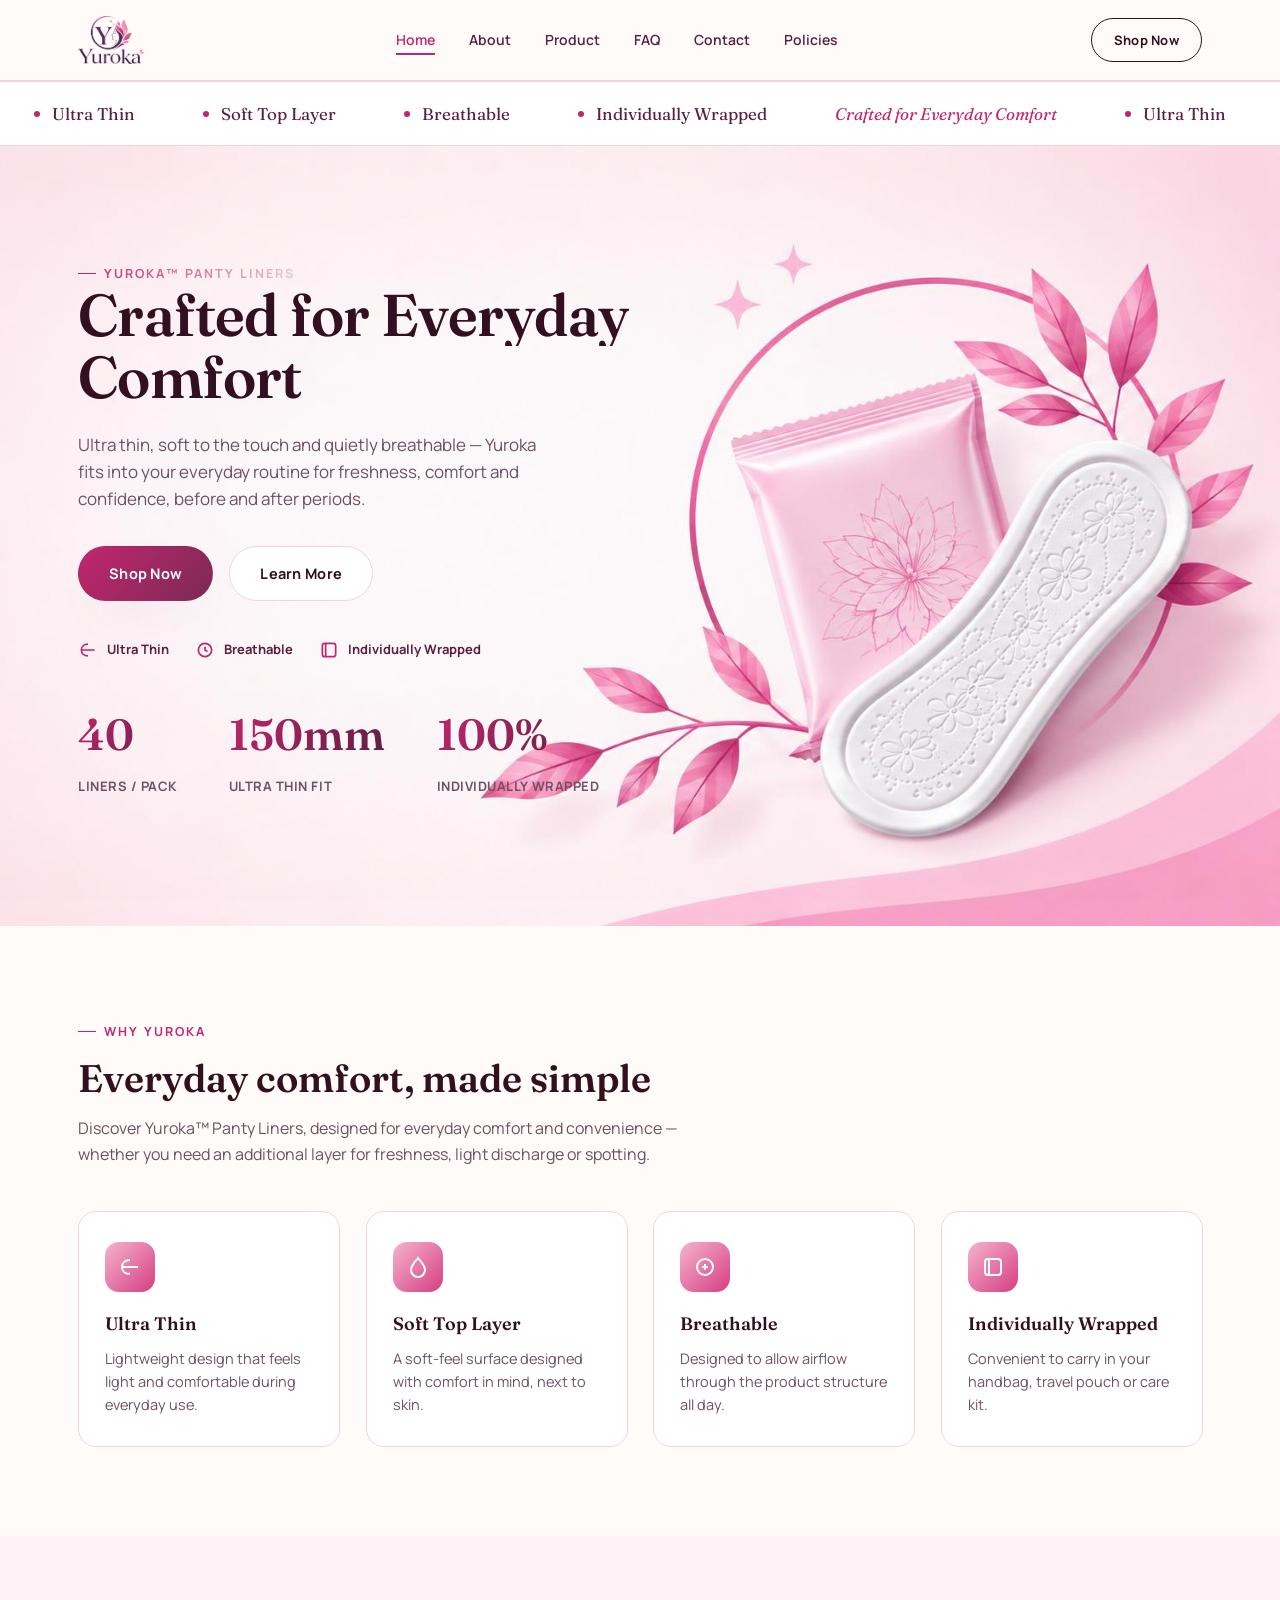
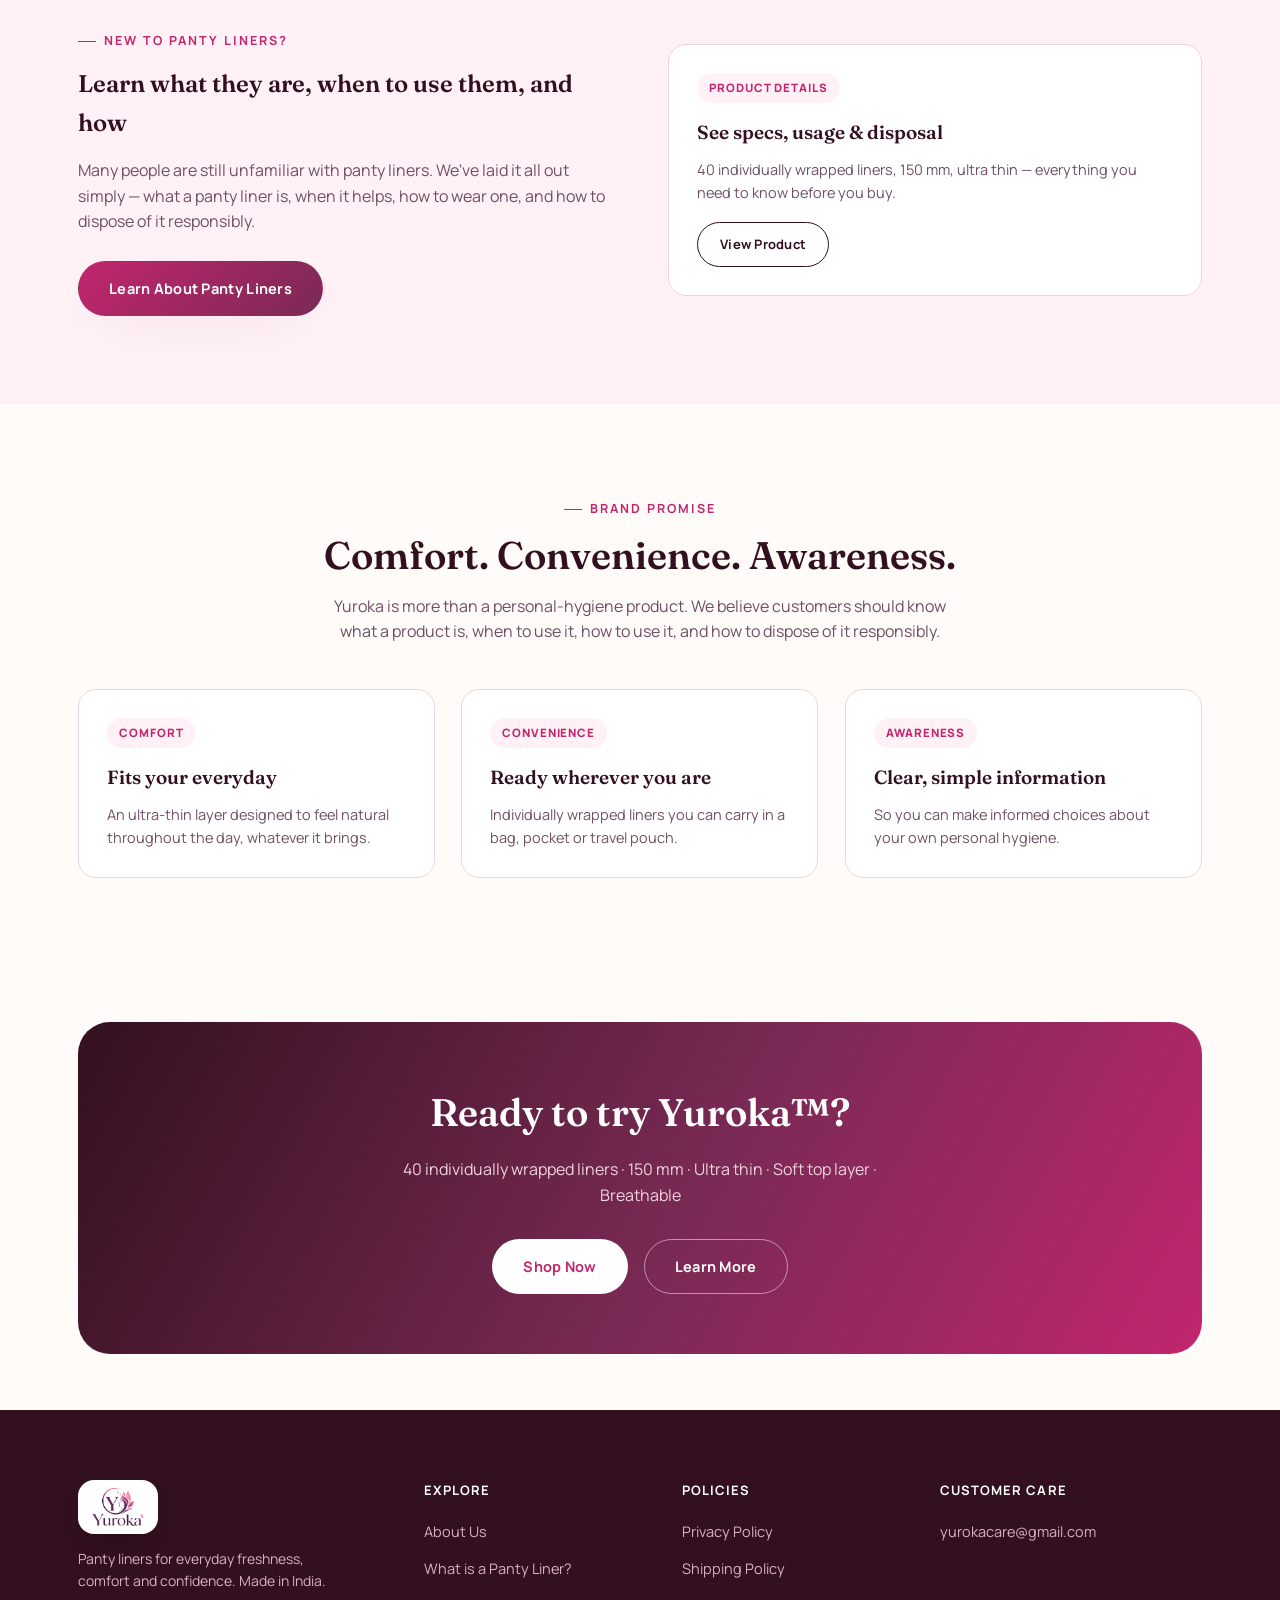
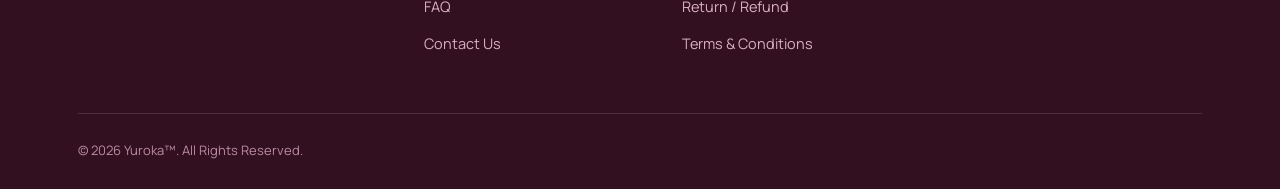
<file: index.html>
<!DOCTYPE html>
<html lang="en">
<head>
<meta charset="UTF-8">
<meta name="viewport" content="width=device-width, initial-scale=1.0">
<title>Yuroka — Crafted for Everyday Comfort</title>
<meta name="description" content="Yuroka Panty Liners — ultra thin, soft top layer, breathable and individually wrapped. Designed for everyday freshness, comfort and confidence.">
<link rel="icon" href="data:image/svg+xml,<svg xmlns=%22http://www.w3.org/2000/svg%22 viewBox=%220 0 40 40%22><circle cx=%2220%22 cy=%2220%22 r=%2217%22 fill=%22%23C2266E%22/><path d=%22M20 11 L20 24 M14 11 L20 18 L26 11%22 stroke=%22white%22 stroke-width=%222.6%22 fill=%22none%22 stroke-linecap=%22round%22 stroke-linejoin=%22round%22/></svg>">
<link rel="stylesheet" href="assets/style.css">
<script type="text/javascript">
    (function(c,l,a,r,i,t,y){
        c[a]=c[a]||function(){(c[a].q=c[a].q||[]).push(arguments)};
        t=l.createElement(r);t.async=1;t.src="https://www.clarity.ms/tag/"+i;
        y=l.getElementsByTagName(r)[0];y.parentNode.insertBefore(t,y);
    })(window, document, "clarity", "script", "y91uqc7262");
</script>
</head>
<body>
<div class="grain"></div>

<header class="site-header">
  <nav class="nav">
    <a href="index.html" class="brand">
      <img src="assets/img/logo.png" alt="Yuroka" class="brand-logo">
    </a>
    <ul class="nav-links">
      <li><a href="index.html" class="active">Home</a></li>
      <li><a href="about.html">About</a></li>
      <li><a href="product.html">Product</a></li>
      <li><a href="faq.html">FAQ</a></li>
      <li><a href="contact.html">Contact</a></li>
      <li><a href="policies.html">Policies</a></li>
    </ul>
    <div class="nav-cta">
      <a href="product.html#buy" class="btn btn-outline btn-sm">Shop Now</a>
      <button class="nav-toggle" aria-label="Menu"><span></span></button>
    </div>
  </nav>
</header>

<div class="marquee">
  <div class="marquee-track">
    <span class="marquee-item"><span class="dot"></span>Ultra Thin</span>
    <span class="marquee-item"><span class="dot"></span>Soft Top Layer</span>
    <span class="marquee-item"><span class="dot"></span>Breathable</span>
    <span class="marquee-item"><span class="dot"></span>Individually Wrapped</span>
    <span class="marquee-item"><em>Crafted for Everyday Comfort</em></span>
    <span class="marquee-item"><span class="dot"></span>Ultra Thin</span>
    <span class="marquee-item"><span class="dot"></span>Soft Top Layer</span>
    <span class="marquee-item"><span class="dot"></span>Breathable</span>
    <span class="marquee-item"><span class="dot"></span>Individually Wrapped</span>
    <span class="marquee-item"><em>Crafted for Everyday Comfort</em></span>
  </div>
</div>

<main>

  <!-- HERO -->
  <section class="hero hero-banner">
    <div class="container hero-grid hero-grid-solo">
      <div class="reveal in">
        <span class="eyebrow eyebrow-gilt">Yuroka™ Panty Liners</span>
        <h1 class="split-reveal">Crafted for Everyday Comfort</h1>
        <p class="hero-sub reveal in" style="transition-delay:.5s;">Ultra thin, soft to the touch and quietly breathable — Yuroka fits into your everyday routine for freshness, comfort and confidence, before and after periods.</p>
        <div class="hero-actions reveal in" style="transition-delay:.65s;">
          <a href="product.html#buy" class="btn btn-primary">Shop Now</a>
          <a href="about.html" class="btn btn-ghost">Learn More</a>
        </div>
        <div class="hero-badges reveal in" style="transition-delay:.8s;">
          <span class="hero-badge"><svg viewBox="0 0 24 24" fill="none" stroke="currentColor" stroke-width="2"><path d="M4 12h16M4 12c0-4 3-7 8-7M4 12c0 4 3 7 8 7"/></svg>Ultra Thin</span>
          <span class="hero-badge"><svg viewBox="0 0 24 24" fill="none" stroke="currentColor" stroke-width="2"><circle cx="12" cy="12" r="8"/><path d="M12 8v4l3 2"/></svg>Breathable</span>
          <span class="hero-badge"><svg viewBox="0 0 24 24" fill="none" stroke="currentColor" stroke-width="2"><rect x="4" y="4" width="16" height="16" rx="3"/><path d="M8 4v16"/></svg>Individually Wrapped</span>
        </div>
        <div class="stat-row reveal in" style="margin-top:40px;transition-delay:.95s;">
          <div class="stat"><span class="num">40</span><span class="label">Liners / Pack</span></div>
          <div class="stat"><span class="num">150mm</span><span class="label">Ultra&nbsp;Thin Fit</span></div>
          <div class="stat"><span class="num">100%</span><span class="label">Individually Wrapped</span></div>
        </div>
      </div>
    </div>
  </section>

  <!-- WHY YUROKA -->
  <section class="section-pad">
    <div class="container">
      <div class="section-head reveal">
        <span class="eyebrow">Why Yuroka</span>
        <h2>Everyday comfort, made simple</h2>
        <p>Discover Yuroka™ Panty Liners, designed for everyday comfort and convenience — whether you need an additional layer for freshness, light discharge or spotting.</p>
      </div>
      <div class="grid grid-4 reveal-stagger card-slider">
        <div class="feature-card reveal tilt">
          <div class="feature-icon"><svg viewBox="0 0 24 24" fill="none" stroke="currentColor" stroke-width="2"><path d="M4 12h16M4 12c0-4 3-7 8-7M4 12c0 4 3 7 8 7"/></svg></div>
          <h3>Ultra Thin</h3>
          <p>Lightweight design that feels light and comfortable during everyday use.</p>
        </div>
        <div class="feature-card reveal tilt">
          <div class="feature-icon"><svg viewBox="0 0 24 24" fill="none" stroke="currentColor" stroke-width="2"><path d="M12 3c3 4 7 7 7 12a7 7 0 1 1-14 0c0-5 4-8 7-12Z"/></svg></div>
          <h3>Soft Top Layer</h3>
          <p>A soft-feel surface designed with comfort in mind, next to skin.</p>
        </div>
        <div class="feature-card reveal tilt">
          <div class="feature-icon"><svg viewBox="0 0 24 24" fill="none" stroke="currentColor" stroke-width="2"><circle cx="12" cy="12" r="8"/><path d="M9 12h6M12 9v6"/></svg></div>
          <h3>Breathable</h3>
          <p>Designed to allow airflow through the product structure all day.</p>
        </div>
        <div class="feature-card reveal tilt">
          <div class="feature-icon"><svg viewBox="0 0 24 24" fill="none" stroke="currentColor" stroke-width="2"><rect x="4" y="4" width="16" height="16" rx="3"/><path d="M8 4v16"/></svg></div>
          <h3>Individually Wrapped</h3>
          <p>Convenient to carry in your handbag, travel pouch or care kit.</p>
        </div>
      </div>
    </div>
  </section>

  <!-- NEW TO PANTY LINERS -->
  <section class="section-pad bg-blush">
    <div class="container">
      <div class="grid grid-2" style="align-items:center;gap:56px;">
        <div class="reveal">
          <span class="eyebrow">New to panty liners?</span>
          <h2 style="margin-top:14px;">Learn what they are, when to use them, and how</h2>
          <p style="margin-top:16px;color:var(--ink-soft);">Many people are still unfamiliar with panty liners. We've laid it all out simply — what a panty liner is, when it helps, how to wear one, and how to dispose of it responsibly.</p>
          <a href="about.html" class="btn btn-primary" style="margin-top:26px;">Learn About Panty Liners</a>
        </div>
        <div class="reveal">
          <div class="use-card">
            <span class="tag">Product Details</span>
            <h3>See specs, usage &amp; disposal</h3>
            <p>40 individually wrapped liners, 150 mm, ultra thin — everything you need to know before you buy.</p>
            <a href="product.html" class="btn btn-outline btn-sm" style="margin-top:18px;">View Product</a>
          </div>
        </div>
      </div>
    </div>
  </section>

  <!-- BRAND PROMISE -->
  <section class="section-pad">
    <div class="container">
      <div class="section-head center mx-auto reveal">
        <span class="eyebrow">Brand Promise</span>
        <h2>Comfort. Convenience. Awareness.</h2>
        <p class="mx-auto">Yuroka is more than a personal-hygiene product. We believe customers should know what a product is, when to use it, how to use it, and how to dispose of it responsibly.</p>
      </div>
      <div class="grid grid-3 reveal-stagger card-slider">
        <div class="use-card reveal tilt">
          <span class="tag">Comfort</span>
          <h3>Fits your everyday</h3>
          <p>An ultra-thin layer designed to feel natural throughout the day, whatever it brings.</p>
        </div>
        <div class="use-card reveal tilt">
          <span class="tag">Convenience</span>
          <h3>Ready wherever you are</h3>
          <p>Individually wrapped liners you can carry in a bag, pocket or travel pouch.</p>
        </div>
        <div class="use-card reveal tilt">
          <span class="tag">Awareness</span>
          <h3>Clear, simple information</h3>
          <p>So you can make informed choices about your own personal hygiene.</p>
        </div>
      </div>
    </div>
  </section>

  <!-- CTA -->
  <section class="section-pad-sm">
    <div class="container">
      <div class="cta-banner reveal">
        <h2>Ready to try Yuroka™?</h2>
        <p>40 individually wrapped liners · 150 mm · Ultra thin · Soft top layer · Breathable</p>
        <div class="btn-row">
          <a href="product.html#buy" class="btn btn-primary" style="box-shadow:none;background:#fff;color:var(--magenta-600);">Shop Now</a>
          <a href="about.html" class="btn" style="border:1px solid rgba(255,255,255,.5);color:#fff;">Learn More</a>
        </div>
      </div>
    </div>
  </section>

</main>

<footer class="site-footer">
  <div class="container">
    <div class="footer-grid">
      <div>
        <div class="footer-brand">
          <span class="footer-logo-badge"><img src="assets/img/logo.png" alt="Yuroka" class="brand-logo"></span>
        </div>
        <p class="footer-tag">Panty liners for everyday freshness, comfort and confidence. Made in India.</p>
      </div>
      <div class="footer-col">
        <h4>Explore</h4>
        <ul>
          <li><a href="about.html">About Us</a></li>
          <li><a href="product.html">What is a Panty Liner?</a></li>
          <li><a href="faq.html">FAQ</a></li>
          <li><a href="contact.html">Contact Us</a></li>
        </ul>
      </div>
      <div class="footer-col">
        <h4>Policies</h4>
        <ul>
          <li><a href="policies.html#privacy">Privacy Policy</a></li>
          <li><a href="policies.html#shipping">Shipping Policy</a></li>
          <li><a href="policies.html#returns">Return / Refund</a></li>
          <li><a href="policies.html#terms">Terms &amp; Conditions</a></li>
        </ul>
      </div>
      <div class="footer-col">
        <h4>Customer Care</h4>
        <ul>
          <li><a href="mailto:yurokacare@gmail.com">yurokacare@gmail.com</a></li>
        </ul>      </div>
    </div>
    <div class="footer-bottom">
      <span>© 2026 Yuroka™. All Rights Reserved.</span>
    </div>
  </div>
</footer>

<script src="assets/script.js"></script>
</body>
</html>
</file>
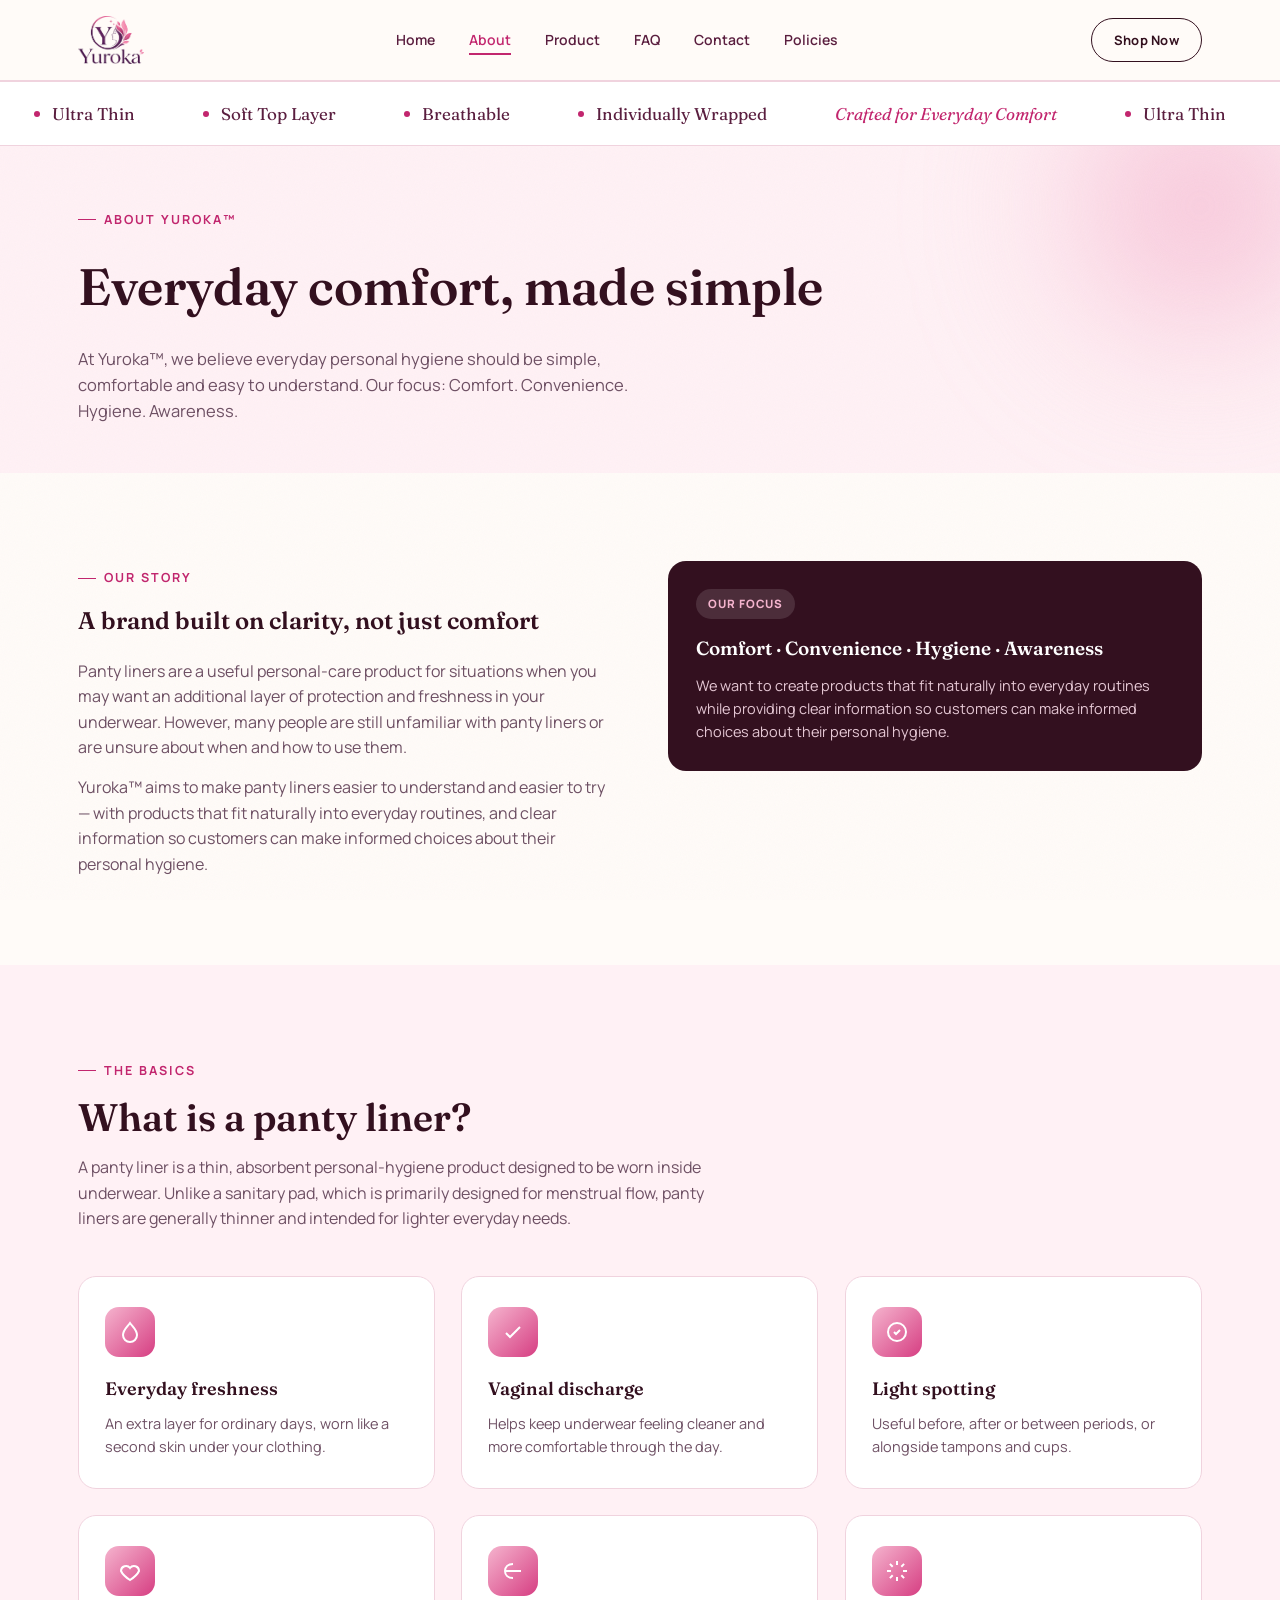
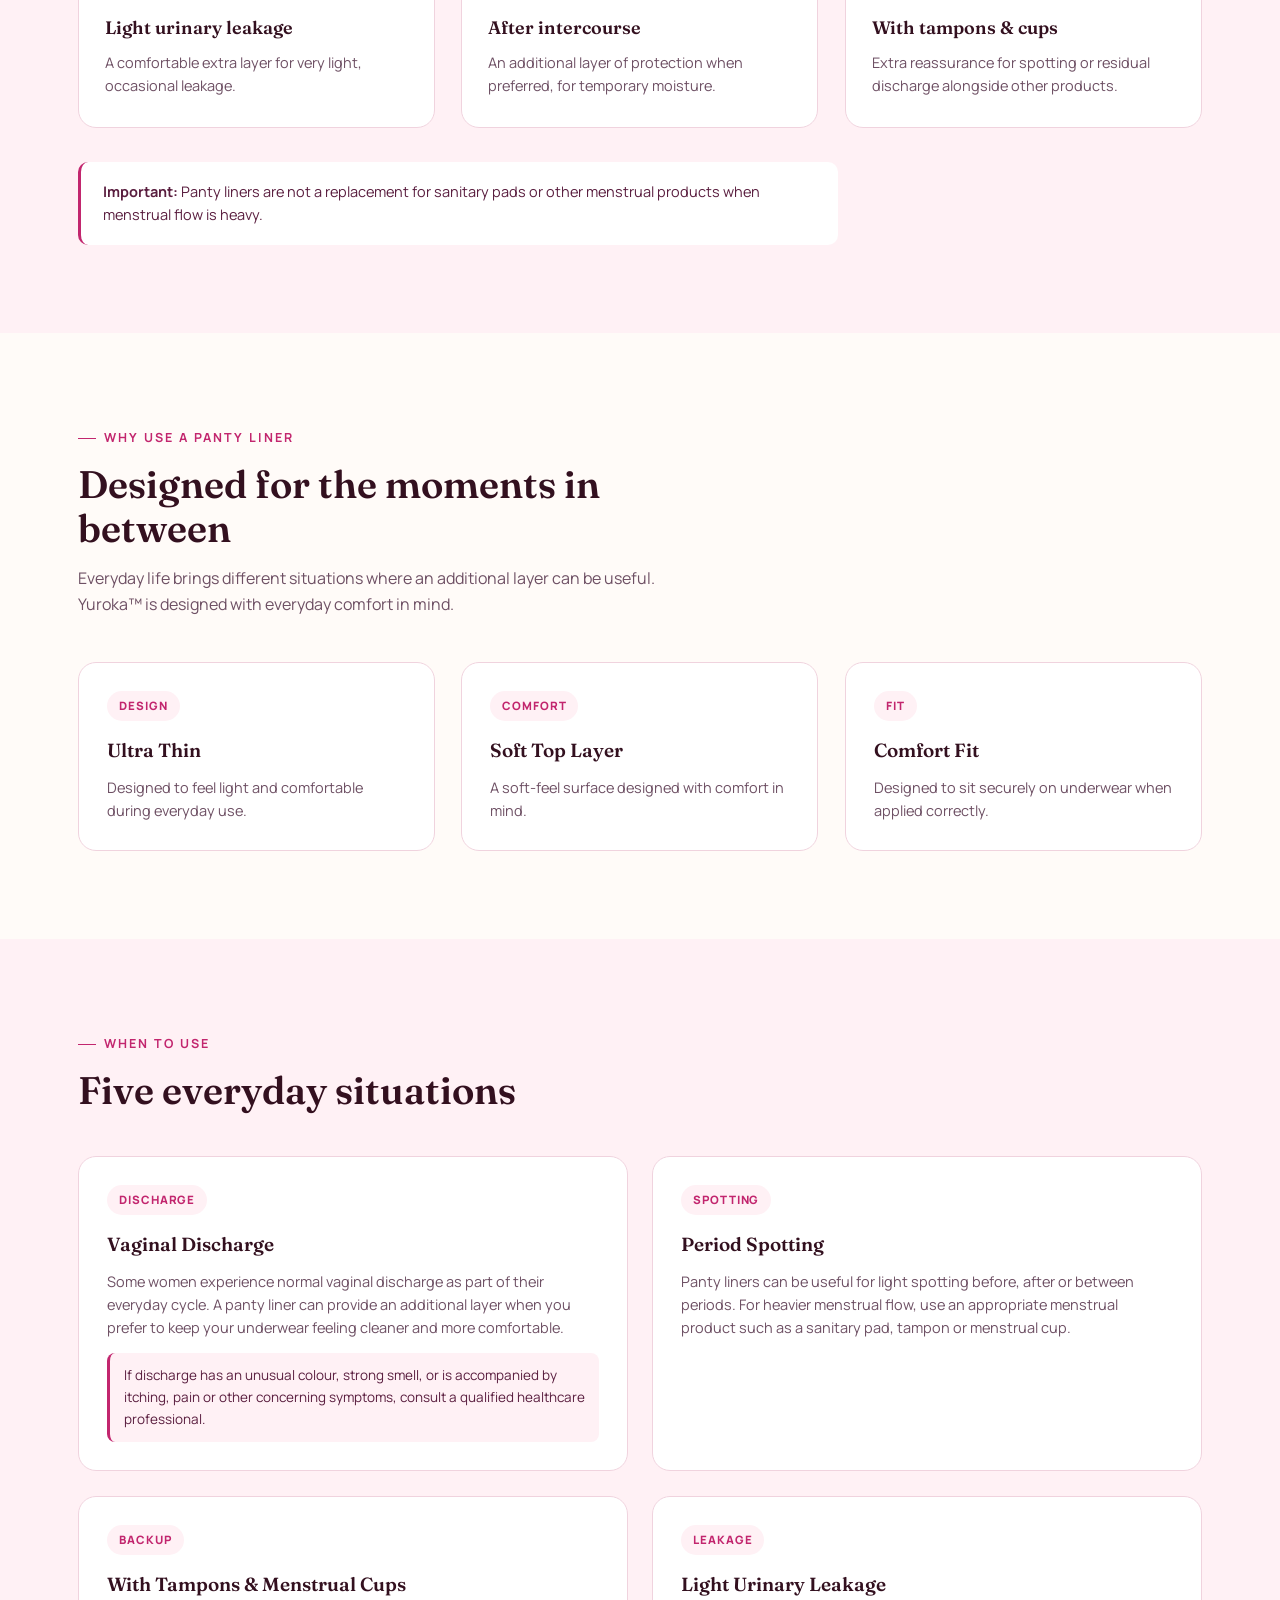
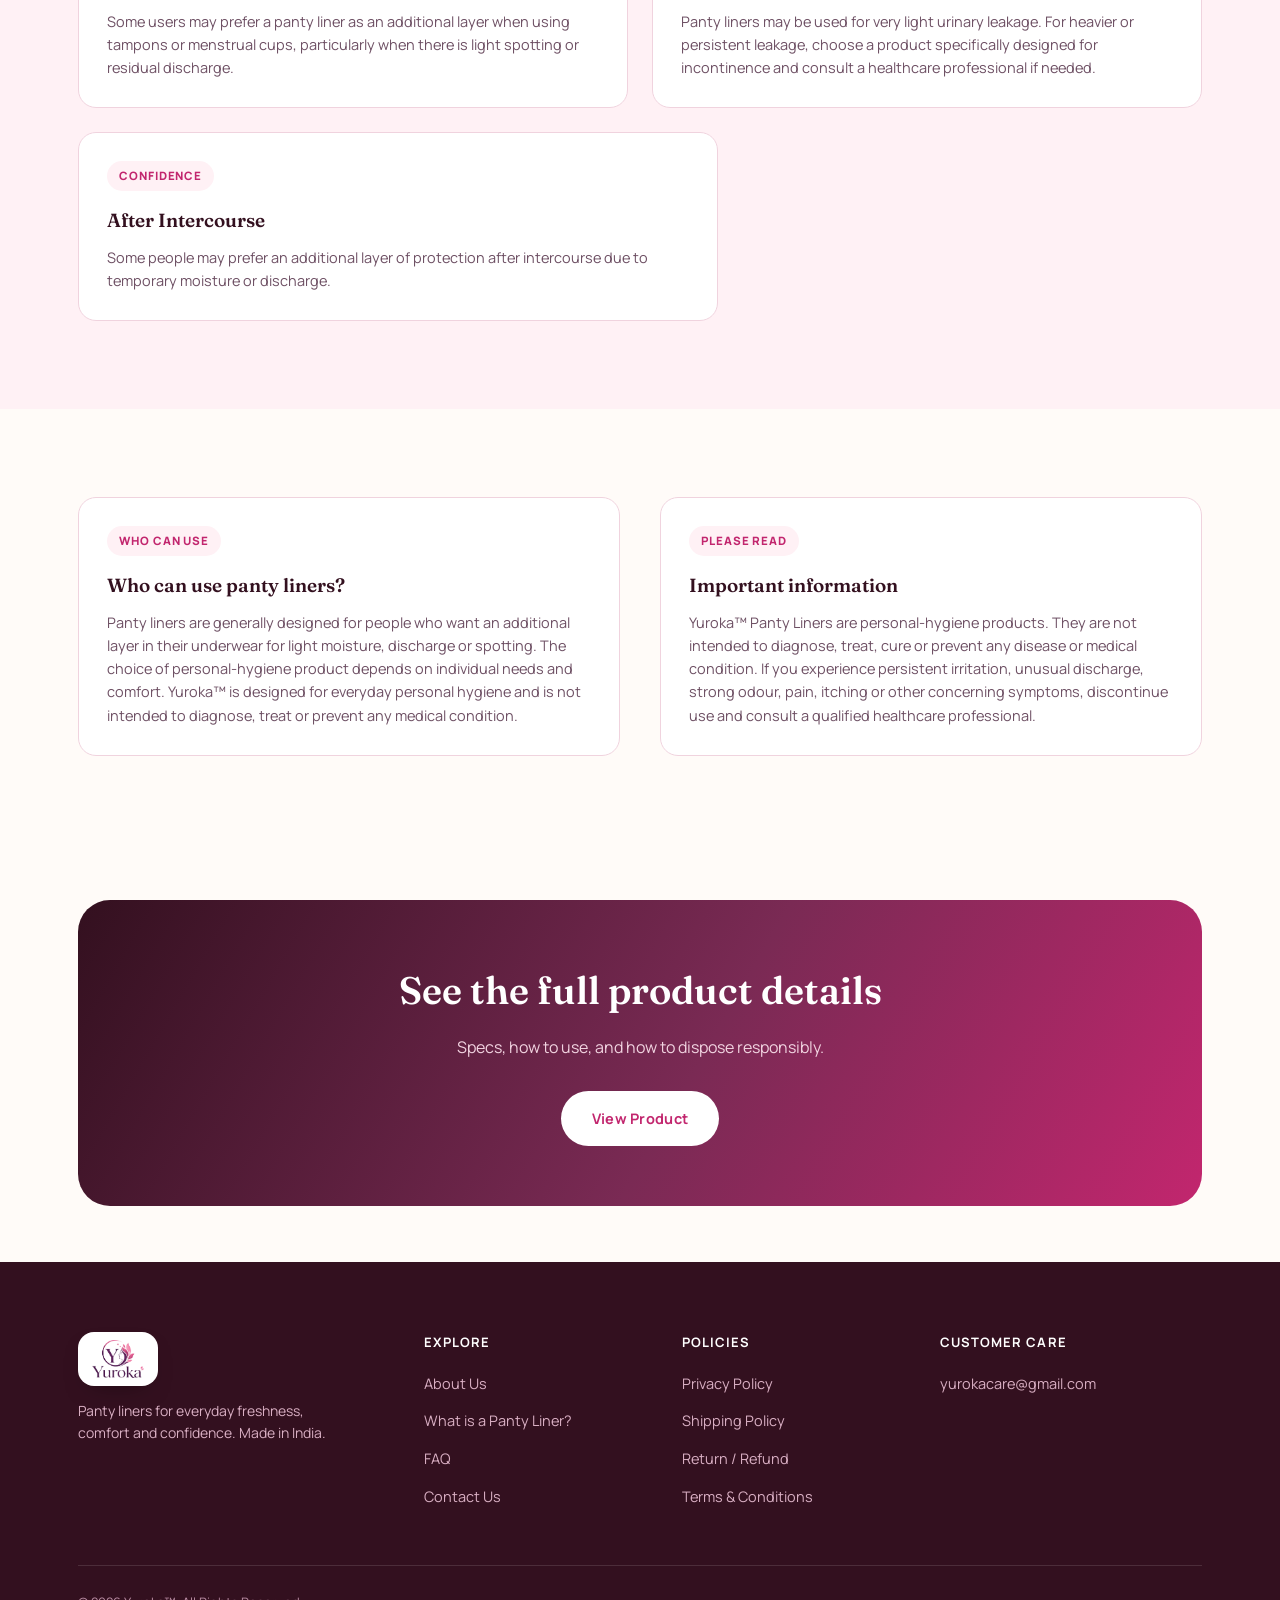
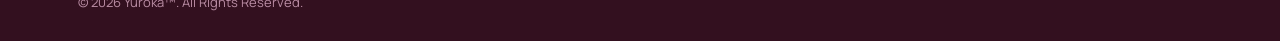
<file: about.html>
<!DOCTYPE html>
<html lang="en">
<head>
<meta charset="UTF-8">
<meta name="viewport" content="width=device-width, initial-scale=1.0">
<title>About Yuroka — What is a Panty Liner?</title>
<meta name="description" content="Learn about Yuroka, what a panty liner is, and why you might use one for everyday freshness, discharge, spotting or light leakage.">
<link rel="icon" href="data:image/svg+xml,<svg xmlns=%22http://www.w3.org/2000/svg%22 viewBox=%220 0 40 40%22><circle cx=%2220%22 cy=%2220%22 r=%2217%22 fill=%22%23C2266E%22/><path d=%22M20 11 L20 24 M14 11 L20 18 L26 11%22 stroke=%22white%22 stroke-width=%222.6%22 fill=%22none%22 stroke-linecap=%22round%22 stroke-linejoin=%22round%22/></svg>">
<link rel="stylesheet" href="assets/style.css">
<script type="text/javascript">
    (function(c,l,a,r,i,t,y){
        c[a]=c[a]||function(){(c[a].q=c[a].q||[]).push(arguments)};
        t=l.createElement(r);t.async=1;t.src="https://www.clarity.ms/tag/"+i;
        y=l.getElementsByTagName(r)[0];y.parentNode.insertBefore(t,y);
    })(window, document, "clarity", "script", "y91uqc7262");
</script>
</head>
<body>
<div class="grain"></div>

<header class="site-header">
  <nav class="nav">
    <a href="index.html" class="brand">
      <img src="assets/img/logo.png" alt="Yuroka" class="brand-logo">
    </a>
    <ul class="nav-links">
      <li><a href="index.html">Home</a></li>
      <li><a href="about.html" class="active">About</a></li>
      <li><a href="product.html">Product</a></li>
      <li><a href="faq.html">FAQ</a></li>
      <li><a href="contact.html">Contact</a></li>
      <li><a href="policies.html">Policies</a></li>
    </ul>
    <div class="nav-cta">
      <a href="product.html#buy" class="btn btn-outline btn-sm">Shop Now</a>
      <button class="nav-toggle" aria-label="Menu"><span></span></button>
    </div>
  </nav>
</header>

<div class="marquee">
  <div class="marquee-track">
    <span class="marquee-item"><span class="dot"></span>Ultra Thin</span>
    <span class="marquee-item"><span class="dot"></span>Soft Top Layer</span>
    <span class="marquee-item"><span class="dot"></span>Breathable</span>
    <span class="marquee-item"><span class="dot"></span>Individually Wrapped</span>
    <span class="marquee-item"><em>Crafted for Everyday Comfort</em></span>
    <span class="marquee-item"><span class="dot"></span>Ultra Thin</span>
    <span class="marquee-item"><span class="dot"></span>Soft Top Layer</span>
    <span class="marquee-item"><span class="dot"></span>Breathable</span>
    <span class="marquee-item"><span class="dot"></span>Individually Wrapped</span>
    <span class="marquee-item"><em>Crafted for Everyday Comfort</em></span>
  </div>
</div>

<main>

  <section class="page-hero bg-blush">
    <div class="orb" style="width:360px;height:360px;top:-120px;right:-100px;background:radial-gradient(circle,#F5B4CE,transparent 70%);"></div>
    <div class="container reveal in">
      <span class="eyebrow">About Yuroka™</span>
      <h1 class="split-reveal">Everyday comfort, made simple</h1>
      <p>At Yuroka™, we believe everyday personal hygiene should be simple, comfortable and easy to understand. Our focus: Comfort. Convenience. Hygiene. Awareness.</p>
    </div>
  </section>

  <section class="section-pad">
    <div class="container">
      <div class="grid grid-2" style="gap:56px;align-items:start;">
        <div class="reveal">
          <span class="eyebrow">Our Story</span>
          <h2 style="margin-top:14px;">A brand built on clarity, not just comfort</h2>
          <p style="margin-top:18px;color:var(--ink-soft);">Panty liners are a useful personal-care product for situations when you may want an additional layer of protection and freshness in your underwear. However, many people are still unfamiliar with panty liners or are unsure about when and how to use them.</p>
          <p style="margin-top:14px;color:var(--ink-soft);">Yuroka™ aims to make panty liners easier to understand and easier to try — with products that fit naturally into everyday routines, and clear information so customers can make informed choices about their personal hygiene.</p>
        </div>
        <div class="reveal">
          <div class="use-card" style="background:var(--plum-950);border:none;">
            <span class="tag" style="background:rgba(255,255,255,.12);color:#F5B4CE;">Our Focus</span>
            <h3 style="color:#fff;">Comfort · Convenience · Hygiene · Awareness</h3>
            <p style="color:#E7C9D6;margin-top:10px;">We want to create products that fit naturally into everyday routines while providing clear information so customers can make informed choices about their personal hygiene.</p>
          </div>
        </div>
      </div>
    </div>
  </section>

  <!-- WHAT IS A PANTY LINER -->
  <section class="section-pad bg-blush">
    <div class="container">
      <div class="section-head reveal">
        <span class="eyebrow">The Basics</span>
        <h2>What is a panty liner?</h2>
        <p>A panty liner is a thin, absorbent personal-hygiene product designed to be worn inside underwear. Unlike a sanitary pad, which is primarily designed for menstrual flow, panty liners are generally thinner and intended for lighter everyday needs.</p>
      </div>
      <div class="grid grid-3 reveal-stagger card-slider">
        <div class="feature-card reveal tilt">
          <div class="feature-icon"><svg viewBox="0 0 24 24" fill="none" stroke="currentColor" stroke-width="2"><path d="M12 3c3 4 7 7 7 12a7 7 0 1 1-14 0c0-5 4-8 7-12Z"/></svg></div>
          <h3>Everyday freshness</h3>
          <p>An extra layer for ordinary days, worn like a second skin under your clothing.</p>
        </div>
        <div class="feature-card reveal tilt">
          <div class="feature-icon"><svg viewBox="0 0 24 24" fill="none" stroke="currentColor" stroke-width="2"><path d="M5 13l4 4L19 7"/></svg></div>
          <h3>Vaginal discharge</h3>
          <p>Helps keep underwear feeling cleaner and more comfortable through the day.</p>
        </div>
        <div class="feature-card reveal tilt">
          <div class="feature-icon"><svg viewBox="0 0 24 24" fill="none" stroke="currentColor" stroke-width="2"><circle cx="12" cy="12" r="9"/><path d="M9 12l2 2 4-4"/></svg></div>
          <h3>Light spotting</h3>
          <p>Useful before, after or between periods, or alongside tampons and cups.</p>
        </div>
        <div class="feature-card reveal tilt">
          <div class="feature-icon"><svg viewBox="0 0 24 24" fill="none" stroke="currentColor" stroke-width="2"><path d="M12 21s-7-4.5-9-9a5 5 0 0 1 9-3 5 5 0 0 1 9 3c-2 4.5-9 9-9 9Z"/></svg></div>
          <h3>Light urinary leakage</h3>
          <p>A comfortable extra layer for very light, occasional leakage.</p>
        </div>
        <div class="feature-card reveal tilt">
          <div class="feature-icon"><svg viewBox="0 0 24 24" fill="none" stroke="currentColor" stroke-width="2"><path d="M4 12h16M4 12c0-4 3-7 8-7M4 12c0 4 3 7 8 7"/></svg></div>
          <h3>After intercourse</h3>
          <p>An additional layer of protection when preferred, for temporary moisture.</p>
        </div>
        <div class="feature-card reveal tilt">
          <div class="feature-icon"><svg viewBox="0 0 24 24" fill="none" stroke="currentColor" stroke-width="2"><path d="M12 2v4M12 18v4M4.9 4.9l2.8 2.8M16.3 16.3l2.8 2.8M2 12h4M18 12h4M4.9 19.1l2.8-2.8M16.3 7.7l2.8-2.8"/></svg></div>
          <h3>With tampons &amp; cups</h3>
          <p>Extra reassurance for spotting or residual discharge alongside other products.</p>
        </div>
      </div>
      <p class="reveal" style="margin-top:34px;padding:18px 22px;background:#fff;border-left:3px solid var(--magenta-600);border-radius:10px;font-size:14.5px;color:var(--plum-800);max-width:760px;">
        <strong>Important:</strong> Panty liners are not a replacement for sanitary pads or other menstrual products when menstrual flow is heavy.
      </p>
    </div>
  </section>

  <!-- WHY USE -->
  <section class="section-pad">
    <div class="container">
      <div class="section-head reveal">
        <span class="eyebrow">Why Use a Panty Liner</span>
        <h2>Designed for the moments in between</h2>
        <p>Everyday life brings different situations where an additional layer can be useful. Yuroka™ is designed with everyday comfort in mind.</p>
      </div>
      <div class="grid grid-3 reveal-stagger card-slider">
        <div class="use-card reveal tilt">
          <span class="tag">Design</span>
          <h3>Ultra Thin</h3>
          <p>Designed to feel light and comfortable during everyday use.</p>
        </div>
        <div class="use-card reveal tilt">
          <span class="tag">Comfort</span>
          <h3>Soft Top Layer</h3>
          <p>A soft-feel surface designed with comfort in mind.</p>
        </div>
        <div class="use-card reveal tilt">
          <span class="tag">Fit</span>
          <h3>Comfort Fit</h3>
          <p>Designed to sit securely on underwear when applied correctly.</p>
        </div>
      </div>
    </div>
  </section>

  <!-- WHEN TO USE -->
  <section class="section-pad bg-blush">
    <div class="container">
      <div class="section-head reveal">
        <span class="eyebrow">When to Use</span>
        <h2>Five everyday situations</h2>
      </div>
      <div class="grid grid-2 reveal-stagger" style="gap:24px;">
        <div class="use-card reveal tilt">
          <span class="tag">Discharge</span>
          <h3>Vaginal Discharge</h3>
          <p>Some women experience normal vaginal discharge as part of their everyday cycle. A panty liner can provide an additional layer when you prefer to keep your underwear feeling cleaner and more comfortable.</p>
          <div class="note">If discharge has an unusual colour, strong smell, or is accompanied by itching, pain or other concerning symptoms, consult a qualified healthcare professional.</div>
        </div>
        <div class="use-card reveal tilt">
          <span class="tag">Spotting</span>
          <h3>Period Spotting</h3>
          <p>Panty liners can be useful for light spotting before, after or between periods. For heavier menstrual flow, use an appropriate menstrual product such as a sanitary pad, tampon or menstrual cup.</p>
        </div>
        <div class="use-card reveal tilt">
          <span class="tag">Backup</span>
          <h3>With Tampons &amp; Menstrual Cups</h3>
          <p>Some users may prefer a panty liner as an additional layer when using tampons or menstrual cups, particularly when there is light spotting or residual discharge.</p>
        </div>
        <div class="use-card reveal tilt">
          <span class="tag">Leakage</span>
          <h3>Light Urinary Leakage</h3>
          <p>Panty liners may be used for very light urinary leakage. For heavier or persistent leakage, choose a product specifically designed for incontinence and consult a healthcare professional if needed.</p>
        </div>
      </div>
      <div class="use-card reveal tilt" style="margin-top:24px;max-width:640px;">
        <span class="tag">Confidence</span>
        <h3>After Intercourse</h3>
        <p>Some people may prefer an additional layer of protection after intercourse due to temporary moisture or discharge.</p>
      </div>
    </div>
  </section>

  <!-- WHO CAN USE + IMPORTANT -->
  <section class="section-pad">
    <div class="container">
      <div class="grid grid-2" style="gap:40px;">
        <div class="use-card reveal tilt">
          <span class="tag">Who Can Use</span>
          <h3>Who can use panty liners?</h3>
          <p>Panty liners are generally designed for people who want an additional layer in their underwear for light moisture, discharge or spotting. The choice of personal-hygiene product depends on individual needs and comfort. Yuroka™ is designed for everyday personal hygiene and is not intended to diagnose, treat or prevent any medical condition.</p>
        </div>
        <div class="use-card reveal tilt">
          <span class="tag">Please Read</span>
          <h3>Important information</h3>
          <p>Yuroka™ Panty Liners are personal-hygiene products. They are not intended to diagnose, treat, cure or prevent any disease or medical condition. If you experience persistent irritation, unusual discharge, strong odour, pain, itching or other concerning symptoms, discontinue use and consult a qualified healthcare professional.</p>
        </div>
      </div>
    </div>
  </section>

  <section class="section-pad-sm">
    <div class="container">
      <div class="cta-banner reveal">
        <h2>See the full product details</h2>
        <p>Specs, how to use, and how to dispose responsibly.</p>
        <div class="btn-row">
          <a href="product.html" class="btn btn-primary" style="box-shadow:none;background:#fff;color:var(--magenta-600);">View Product</a>
        </div>
      </div>
    </div>
  </section>

</main>

<footer class="site-footer">
  <div class="container">
    <div class="footer-grid">
      <div>
        <div class="footer-brand">
          <span class="footer-logo-badge"><img src="assets/img/logo.png" alt="Yuroka" class="brand-logo"></span>
        </div>
        <p class="footer-tag">Panty liners for everyday freshness, comfort and confidence. Made in India.</p>
      </div>
      <div class="footer-col">
        <h4>Explore</h4>
        <ul>
          <li><a href="about.html">About Us</a></li>
          <li><a href="product.html">What is a Panty Liner?</a></li>
          <li><a href="faq.html">FAQ</a></li>
          <li><a href="contact.html">Contact Us</a></li>
        </ul>
      </div>
      <div class="footer-col">
        <h4>Policies</h4>
        <ul>
          <li><a href="policies.html#privacy">Privacy Policy</a></li>
          <li><a href="policies.html#shipping">Shipping Policy</a></li>
          <li><a href="policies.html#returns">Return / Refund</a></li>
          <li><a href="policies.html#terms">Terms &amp; Conditions</a></li>
        </ul>
      </div>
      <div class="footer-col">
        <h4>Customer Care</h4>
        <ul>
          <li><a href="mailto:yurokacare@gmail.com">yurokacare@gmail.com</a></li>
        </ul>      </div>
    </div>
    <div class="footer-bottom">
      <span>© 2026 Yuroka™. All Rights Reserved.</span>
    </div>
  </div>
</footer>

<script src="assets/script.js"></script>
</body>
</html>
</file>
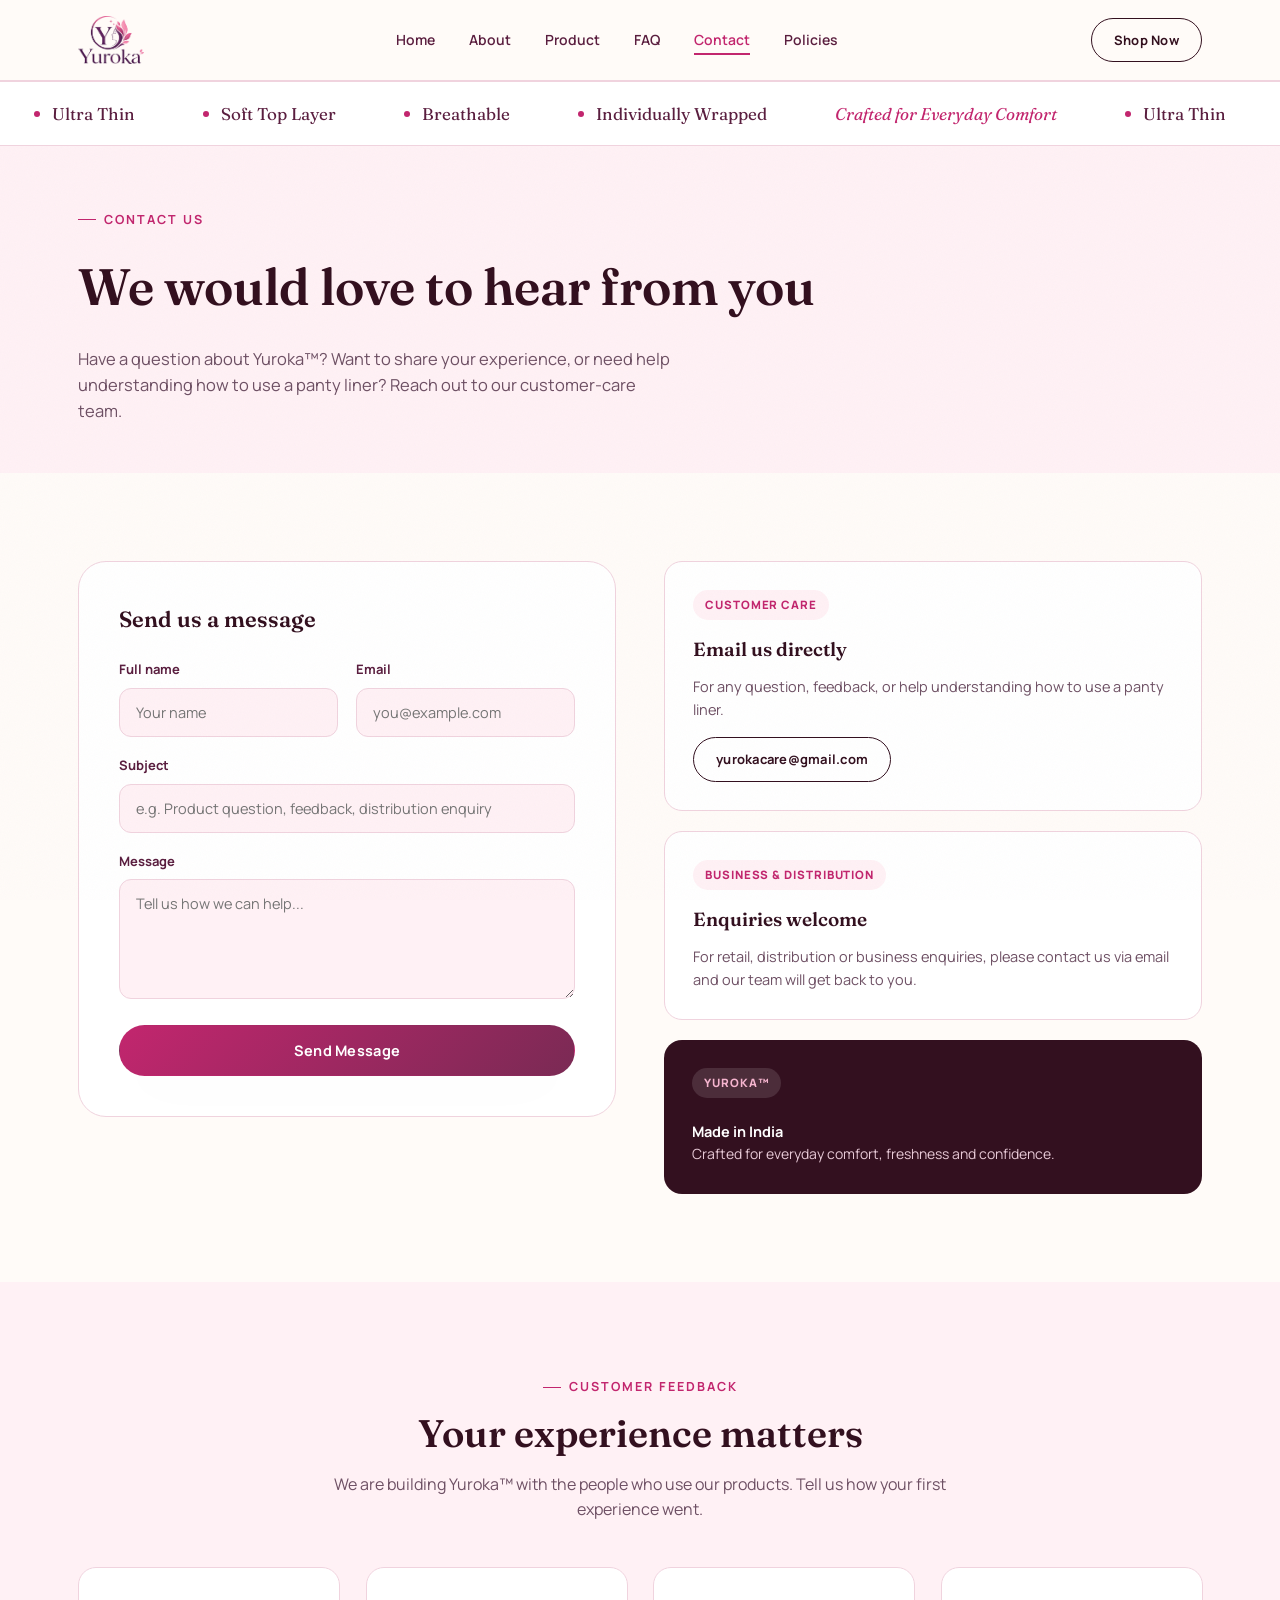
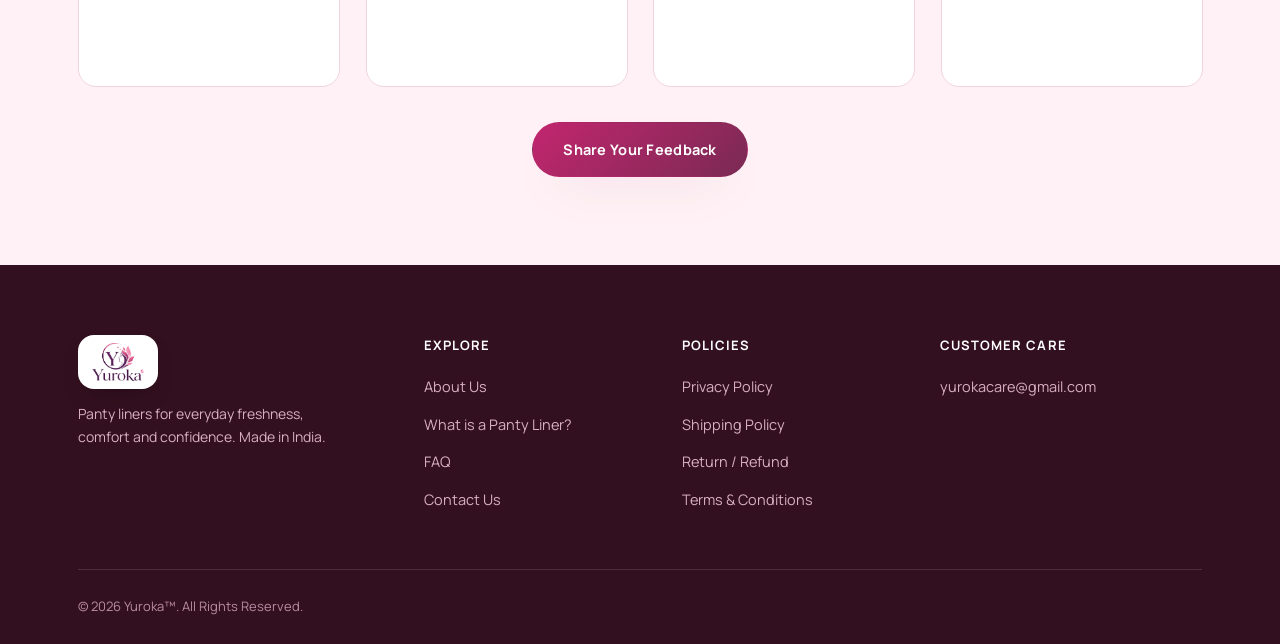
<file: contact.html>
<!DOCTYPE html>
<html lang="en">
<head>
<meta charset="UTF-8">
<meta name="viewport" content="width=device-width, initial-scale=1.0">
<title>Contact Yuroka</title>
<meta name="description" content="Get in touch with Yuroka customer care — questions, feedback, or business and distribution enquiries.">
<link rel="icon" href="data:image/svg+xml,<svg xmlns=%22http://www.w3.org/2000/svg%22 viewBox=%220 0 40 40%22><circle cx=%2220%22 cy=%2220%22 r=%2217%22 fill=%22%23C2266E%22/><path d=%22M20 11 L20 24 M14 11 L20 18 L26 11%22 stroke=%22white%22 stroke-width=%222.6%22 fill=%22none%22 stroke-linecap=%22round%22 stroke-linejoin=%22round%22/></svg>">
<link rel="stylesheet" href="assets/style.css">
<script type="text/javascript">
    (function(c,l,a,r,i,t,y){
        c[a]=c[a]||function(){(c[a].q=c[a].q||[]).push(arguments)};
        t=l.createElement(r);t.async=1;t.src="https://www.clarity.ms/tag/"+i;
        y=l.getElementsByTagName(r)[0];y.parentNode.insertBefore(t,y);
    })(window, document, "clarity", "script", "y91uqc7262");
</script>
</head>
<body>
<div class="grain"></div>

<header class="site-header">
  <nav class="nav">
    <a href="index.html" class="brand">
      <img src="assets/img/logo.png" alt="Yuroka" class="brand-logo">
    </a>
    <ul class="nav-links">
      <li><a href="index.html">Home</a></li>
      <li><a href="about.html">About</a></li>
      <li><a href="product.html">Product</a></li>
      <li><a href="faq.html">FAQ</a></li>
      <li><a href="contact.html" class="active">Contact</a></li>
      <li><a href="policies.html">Policies</a></li>
    </ul>
    <div class="nav-cta">
      <a href="product.html#buy" class="btn btn-outline btn-sm">Shop Now</a>
      <button class="nav-toggle" aria-label="Menu"><span></span></button>
    </div>
  </nav>
</header>

<div class="marquee">
  <div class="marquee-track">
    <span class="marquee-item"><span class="dot"></span>Ultra Thin</span>
    <span class="marquee-item"><span class="dot"></span>Soft Top Layer</span>
    <span class="marquee-item"><span class="dot"></span>Breathable</span>
    <span class="marquee-item"><span class="dot"></span>Individually Wrapped</span>
    <span class="marquee-item"><em>Crafted for Everyday Comfort</em></span>
    <span class="marquee-item"><span class="dot"></span>Ultra Thin</span>
    <span class="marquee-item"><span class="dot"></span>Soft Top Layer</span>
    <span class="marquee-item"><span class="dot"></span>Breathable</span>
    <span class="marquee-item"><span class="dot"></span>Individually Wrapped</span>
    <span class="marquee-item"><em>Crafted for Everyday Comfort</em></span>
  </div>
</div>

<main>

  <section class="page-hero bg-blush">
    <div class="container reveal in">
      <span class="eyebrow">Contact Us</span>
      <h1 class="split-reveal">We would love to hear from you</h1>
      <p>Have a question about Yuroka™? Want to share your experience, or need help understanding how to use a panty liner? Reach out to our customer-care team.</p>
    </div>
  </section>

  <section class="section-pad">
    <div class="container">
      <div class="grid grid-2" style="gap:48px;align-items:start;">

        <div class="form-card reveal">
          <h2 style="font-size:22px;margin-bottom:22px;">Send us a message</h2>
          <form id="contact-form">
            <div class="form-row">
              <div class="field"><label for="name">Full name</label><input id="name" name="name" type="text" placeholder="Your name" required></div>
              <div class="field"><label for="email">Email</label><input id="email" name="email" type="email" placeholder="you@example.com" required></div>
            </div>
            <div class="field"><label for="subject">Subject</label><input id="subject" name="subject" type="text" placeholder="e.g. Product question, feedback, distribution enquiry"></div>
            <div class="field"><label for="message">Message</label><textarea id="message" name="message" placeholder="Tell us how we can help..." required></textarea></div>
            <button type="submit" class="btn btn-primary" style="width:100%;">Send Message</button>
            <p class="form-status" style="display:none;margin-top:16px;font-size:13.5px;color:var(--magenta-600);"></p>
          </form>
        </div>

        <div class="reveal" style="display:flex;flex-direction:column;gap:20px;">
          <div class="use-card">
            <span class="tag">Customer Care</span>
            <h3>Email us directly</h3>
            <p>For any question, feedback, or help understanding how to use a panty liner.</p>
            <a href="mailto:yurokacare@gmail.com" class="btn btn-outline btn-sm" style="margin-top:16px;">yurokacare@gmail.com</a>
          </div>
          <div class="use-card">
            <span class="tag">Business &amp; Distribution</span>
            <h3>Enquiries welcome</h3>
            <p>For retail, distribution or business enquiries, please contact us via email and our team will get back to you.</p>
          </div>
          <div class="use-card" style="background:var(--plum-950);border:none;">
            <span class="tag" style="background:rgba(255,255,255,.12);color:#F5B4CE;">Yuroka™</span>
            <p style="color:#fff;font-weight:700;margin-top:8px;">Made in India</p>
            <p style="color:#E7C9D6;font-size:14px;">Crafted for everyday comfort, freshness and confidence.</p>
          </div>
        </div>

      </div>
    </div>
  </section>

  <!-- FEEDBACK -->
  <section class="section-pad bg-blush">
    <div class="container">
      <div class="section-head center mx-auto reveal">
        <span class="eyebrow">Customer Feedback</span>
        <h2>Your experience matters</h2>
        <p class="mx-auto">We are building Yuroka™ with the people who use our products. Tell us how your first experience went.</p>
      </div>
      <div class="grid grid-4 reveal-stagger">
        <div class="feature-card reveal tilt"><h3 style="font-size:15.5px;">How was your first experience?</h3></div>
        <div class="feature-card reveal tilt"><h3 style="font-size:15.5px;">Was the liner comfortable?</h3></div>
        <div class="feature-card reveal tilt"><h3 style="font-size:15.5px;">Was the individual wrapping convenient?</h3></div>
        <div class="feature-card reveal tilt"><h3 style="font-size:15.5px;">What would you like us to improve?</h3></div>
      </div>
      <div class="center" style="margin-top:36px;">
        <a href="mailto:yurokacare@gmail.com?subject=Yuroka%20Feedback" class="btn btn-primary reveal">Share Your Feedback</a>
      </div>
    </div>
  </section>

</main>

<footer class="site-footer">
  <div class="container">
    <div class="footer-grid">
      <div>
        <div class="footer-brand">
          <span class="footer-logo-badge"><img src="assets/img/logo.png" alt="Yuroka" class="brand-logo"></span>
        </div>
        <p class="footer-tag">Panty liners for everyday freshness, comfort and confidence. Made in India.</p>
      </div>
      <div class="footer-col">
        <h4>Explore</h4>
        <ul>
          <li><a href="about.html">About Us</a></li>
          <li><a href="product.html">What is a Panty Liner?</a></li>
          <li><a href="faq.html">FAQ</a></li>
          <li><a href="contact.html">Contact Us</a></li>
        </ul>
      </div>
      <div class="footer-col">
        <h4>Policies</h4>
        <ul>
          <li><a href="policies.html#privacy">Privacy Policy</a></li>
          <li><a href="policies.html#shipping">Shipping Policy</a></li>
          <li><a href="policies.html#returns">Return / Refund</a></li>
          <li><a href="policies.html#terms">Terms &amp; Conditions</a></li>
        </ul>
      </div>
      <div class="footer-col">
        <h4>Customer Care</h4>
        <ul>
          <li><a href="mailto:yurokacare@gmail.com">yurokacare@gmail.com</a></li>
        </ul>      </div>
    </div>
    <div class="footer-bottom">
      <span>© 2026 Yuroka™. All Rights Reserved.</span>
    </div>
  </div>
</footer>

<script src="assets/script.js"></script>
</body>
</html>
</file>
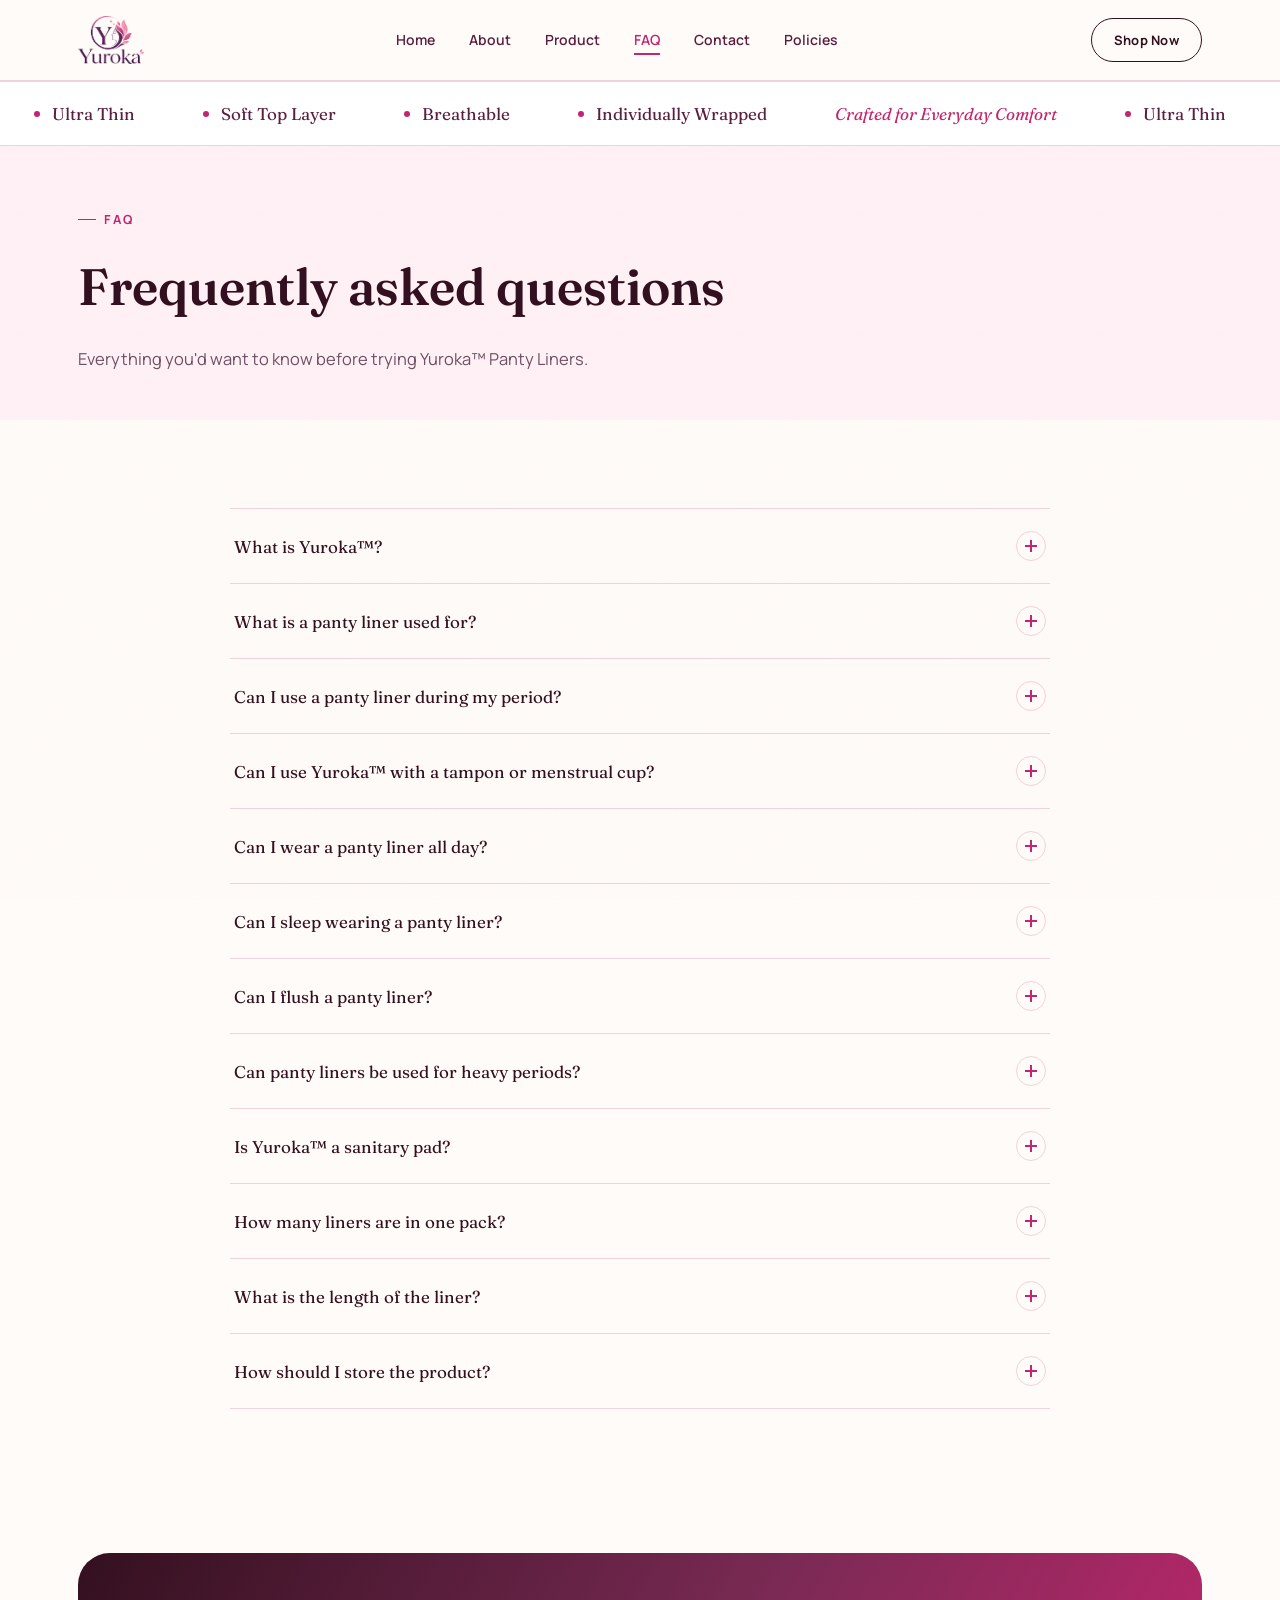
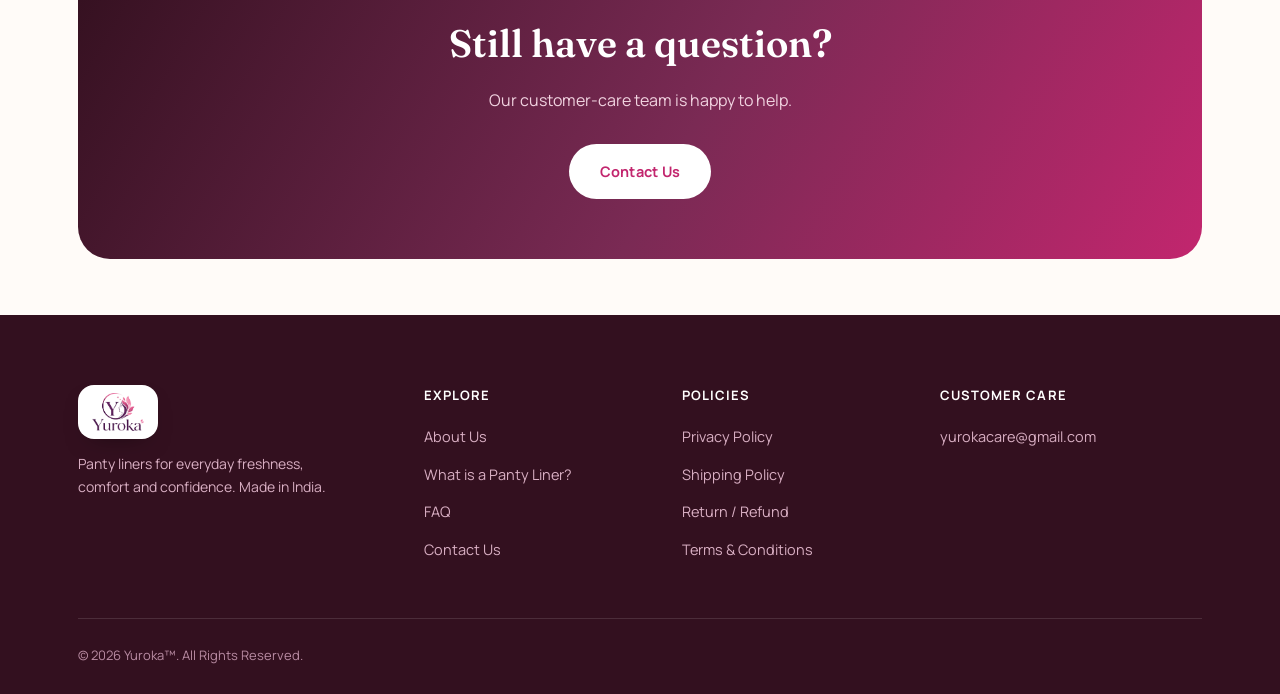
<file: faq.html>
<!DOCTYPE html>
<html lang="en">
<head>
<meta charset="UTF-8">
<meta name="viewport" content="width=device-width, initial-scale=1.0">
<title>Yuroka — Frequently Asked Questions</title>
<meta name="description" content="Answers to common questions about Yuroka Panty Liners — usage, periods, tampons, storage and more.">
<link rel="icon" href="data:image/svg+xml,<svg xmlns=%22http://www.w3.org/2000/svg%22 viewBox=%220 0 40 40%22><circle cx=%2220%22 cy=%2220%22 r=%2217%22 fill=%22%23C2266E%22/><path d=%22M20 11 L20 24 M14 11 L20 18 L26 11%22 stroke=%22white%22 stroke-width=%222.6%22 fill=%22none%22 stroke-linecap=%22round%22 stroke-linejoin=%22round%22/></svg>">
<link rel="stylesheet" href="assets/style.css">
<script type="text/javascript">
    (function(c,l,a,r,i,t,y){
        c[a]=c[a]||function(){(c[a].q=c[a].q||[]).push(arguments)};
        t=l.createElement(r);t.async=1;t.src="https://www.clarity.ms/tag/"+i;
        y=l.getElementsByTagName(r)[0];y.parentNode.insertBefore(t,y);
    })(window, document, "clarity", "script", "y91uqc7262");
</script>
</head>
<body>
<div class="grain"></div>

<header class="site-header">
  <nav class="nav">
    <a href="index.html" class="brand">
      <img src="assets/img/logo.png" alt="Yuroka" class="brand-logo">
    </a>
    <ul class="nav-links">
      <li><a href="index.html">Home</a></li>
      <li><a href="about.html">About</a></li>
      <li><a href="product.html">Product</a></li>
      <li><a href="faq.html" class="active">FAQ</a></li>
      <li><a href="contact.html">Contact</a></li>
      <li><a href="policies.html">Policies</a></li>
    </ul>
    <div class="nav-cta">
      <a href="product.html#buy" class="btn btn-outline btn-sm">Shop Now</a>
      <button class="nav-toggle" aria-label="Menu"><span></span></button>
    </div>
  </nav>
</header>

<div class="marquee">
  <div class="marquee-track">
    <span class="marquee-item"><span class="dot"></span>Ultra Thin</span>
    <span class="marquee-item"><span class="dot"></span>Soft Top Layer</span>
    <span class="marquee-item"><span class="dot"></span>Breathable</span>
    <span class="marquee-item"><span class="dot"></span>Individually Wrapped</span>
    <span class="marquee-item"><em>Crafted for Everyday Comfort</em></span>
    <span class="marquee-item"><span class="dot"></span>Ultra Thin</span>
    <span class="marquee-item"><span class="dot"></span>Soft Top Layer</span>
    <span class="marquee-item"><span class="dot"></span>Breathable</span>
    <span class="marquee-item"><span class="dot"></span>Individually Wrapped</span>
    <span class="marquee-item"><em>Crafted for Everyday Comfort</em></span>
  </div>
</div>

<main>

  <section class="page-hero bg-blush">
    <div class="container reveal in">
      <span class="eyebrow">FAQ</span>
      <h1 class="split-reveal">Frequently asked questions</h1>
      <p>Everything you'd want to know before trying Yuroka™ Panty Liners.</p>
    </div>
  </section>

  <section class="section-pad">
    <div class="container">
      <div class="accordion reveal" style="max-width:820px;margin:0 auto;">

        <div class="accordion-item">
          <button class="accordion-trigger"><span>What is Yuroka™?</span><span class="plus"></span></button>
          <div class="accordion-panel"><div class="accordion-panel-inner">Yuroka™ is a personal-hygiene brand offering panty liners designed for everyday comfort and convenience.</div></div>
        </div>

        <div class="accordion-item">
          <button class="accordion-trigger"><span>What is a panty liner used for?</span><span class="plus"></span></button>
          <div class="accordion-panel"><div class="accordion-panel-inner">Panty liners can be used for everyday freshness, vaginal discharge, light spotting, and other situations involving light moisture.</div></div>
        </div>

        <div class="accordion-item">
          <button class="accordion-trigger"><span>Can I use a panty liner during my period?</span><span class="plus"></span></button>
          <div class="accordion-panel"><div class="accordion-panel-inner">Yes, panty liners can be useful for very light spotting or at the beginning/end of a period. They are not intended to replace a sanitary pad when menstrual flow is heavy.</div></div>
        </div>

        <div class="accordion-item">
          <button class="accordion-trigger"><span>Can I use Yuroka™ with a tampon or menstrual cup?</span><span class="plus"></span></button>
          <div class="accordion-panel"><div class="accordion-panel-inner">Yes. A panty liner can be used as an additional layer when experiencing light spotting while using a tampon or menstrual cup.</div></div>
        </div>

        <div class="accordion-item">
          <button class="accordion-trigger"><span>Can I wear a panty liner all day?</span><span class="plus"></span></button>
          <div class="accordion-panel"><div class="accordion-panel-inner">It can be worn according to your personal comfort and needs. Change it when it becomes wet, soiled or uncomfortable.</div></div>
        </div>

        <div class="accordion-item">
          <button class="accordion-trigger"><span>Can I sleep wearing a panty liner?</span><span class="plus"></span></button>
          <div class="accordion-panel"><div class="accordion-panel-inner">Use according to your personal comfort and needs. If you experience discomfort, irritation or excessive moisture, discontinue use.</div></div>
        </div>

        <div class="accordion-item">
          <button class="accordion-trigger"><span>Can I flush a panty liner?</span><span class="plus"></span></button>
          <div class="accordion-panel"><div class="accordion-panel-inner">No. Do not flush panty liners down the toilet. Dispose of used liners in a waste bin.</div></div>
        </div>

        <div class="accordion-item">
          <button class="accordion-trigger"><span>Can panty liners be used for heavy periods?</span><span class="plus"></span></button>
          <div class="accordion-panel"><div class="accordion-panel-inner">No. Panty liners are designed for lighter needs and are not a substitute for an appropriate menstrual product during heavy flow.</div></div>
        </div>

        <div class="accordion-item">
          <button class="accordion-trigger"><span>Is Yuroka™ a sanitary pad?</span><span class="plus"></span></button>
          <div class="accordion-panel"><div class="accordion-panel-inner">No. Yuroka™ Panty Liner is a different personal-hygiene product designed for lighter everyday needs.</div></div>
        </div>

        <div class="accordion-item">
          <button class="accordion-trigger"><span>How many liners are in one pack?</span><span class="plus"></span></button>
          <div class="accordion-panel"><div class="accordion-panel-inner">Each standard Yuroka™ pack contains 40 individually wrapped liners.</div></div>
        </div>

        <div class="accordion-item">
          <button class="accordion-trigger"><span>What is the length of the liner?</span><span class="plus"></span></button>
          <div class="accordion-panel"><div class="accordion-panel-inner">The Yuroka™ liner is 150 mm long.</div></div>
        </div>

        <div class="accordion-item">
          <button class="accordion-trigger"><span>How should I store the product?</span><span class="plus"></span></button>
          <div class="accordion-panel"><div class="accordion-panel-inner">Store in a clean, dry place away from excessive moisture, heat and direct sunlight.</div></div>
        </div>

      </div>
    </div>
  </section>

  <section class="section-pad-sm">
    <div class="container">
      <div class="cta-banner reveal">
        <h2>Still have a question?</h2>
        <p>Our customer-care team is happy to help.</p>
        <div class="btn-row">
          <a href="contact.html" class="btn btn-primary" style="box-shadow:none;background:#fff;color:var(--magenta-600);">Contact Us</a>
        </div>
      </div>
    </div>
  </section>

</main>

<footer class="site-footer">
  <div class="container">
    <div class="footer-grid">
      <div>
        <div class="footer-brand">
          <span class="footer-logo-badge"><img src="assets/img/logo.png" alt="Yuroka" class="brand-logo"></span>
        </div>
        <p class="footer-tag">Panty liners for everyday freshness, comfort and confidence. Made in India.</p>
      </div>
      <div class="footer-col">
        <h4>Explore</h4>
        <ul>
          <li><a href="about.html">About Us</a></li>
          <li><a href="product.html">What is a Panty Liner?</a></li>
          <li><a href="faq.html">FAQ</a></li>
          <li><a href="contact.html">Contact Us</a></li>
        </ul>
      </div>
      <div class="footer-col">
        <h4>Policies</h4>
        <ul>
          <li><a href="policies.html#privacy">Privacy Policy</a></li>
          <li><a href="policies.html#shipping">Shipping Policy</a></li>
          <li><a href="policies.html#returns">Return / Refund</a></li>
          <li><a href="policies.html#terms">Terms &amp; Conditions</a></li>
        </ul>
      </div>
      <div class="footer-col">
        <h4>Customer Care</h4>
        <ul>
          <li><a href="mailto:yurokacare@gmail.com">yurokacare@gmail.com</a></li>
        </ul>      </div>
    </div>
    <div class="footer-bottom">
      <span>© 2026 Yuroka™. All Rights Reserved.</span>
    </div>
  </div>
</footer>

<script src="assets/script.js"></script>
</body>
</html>
</file>
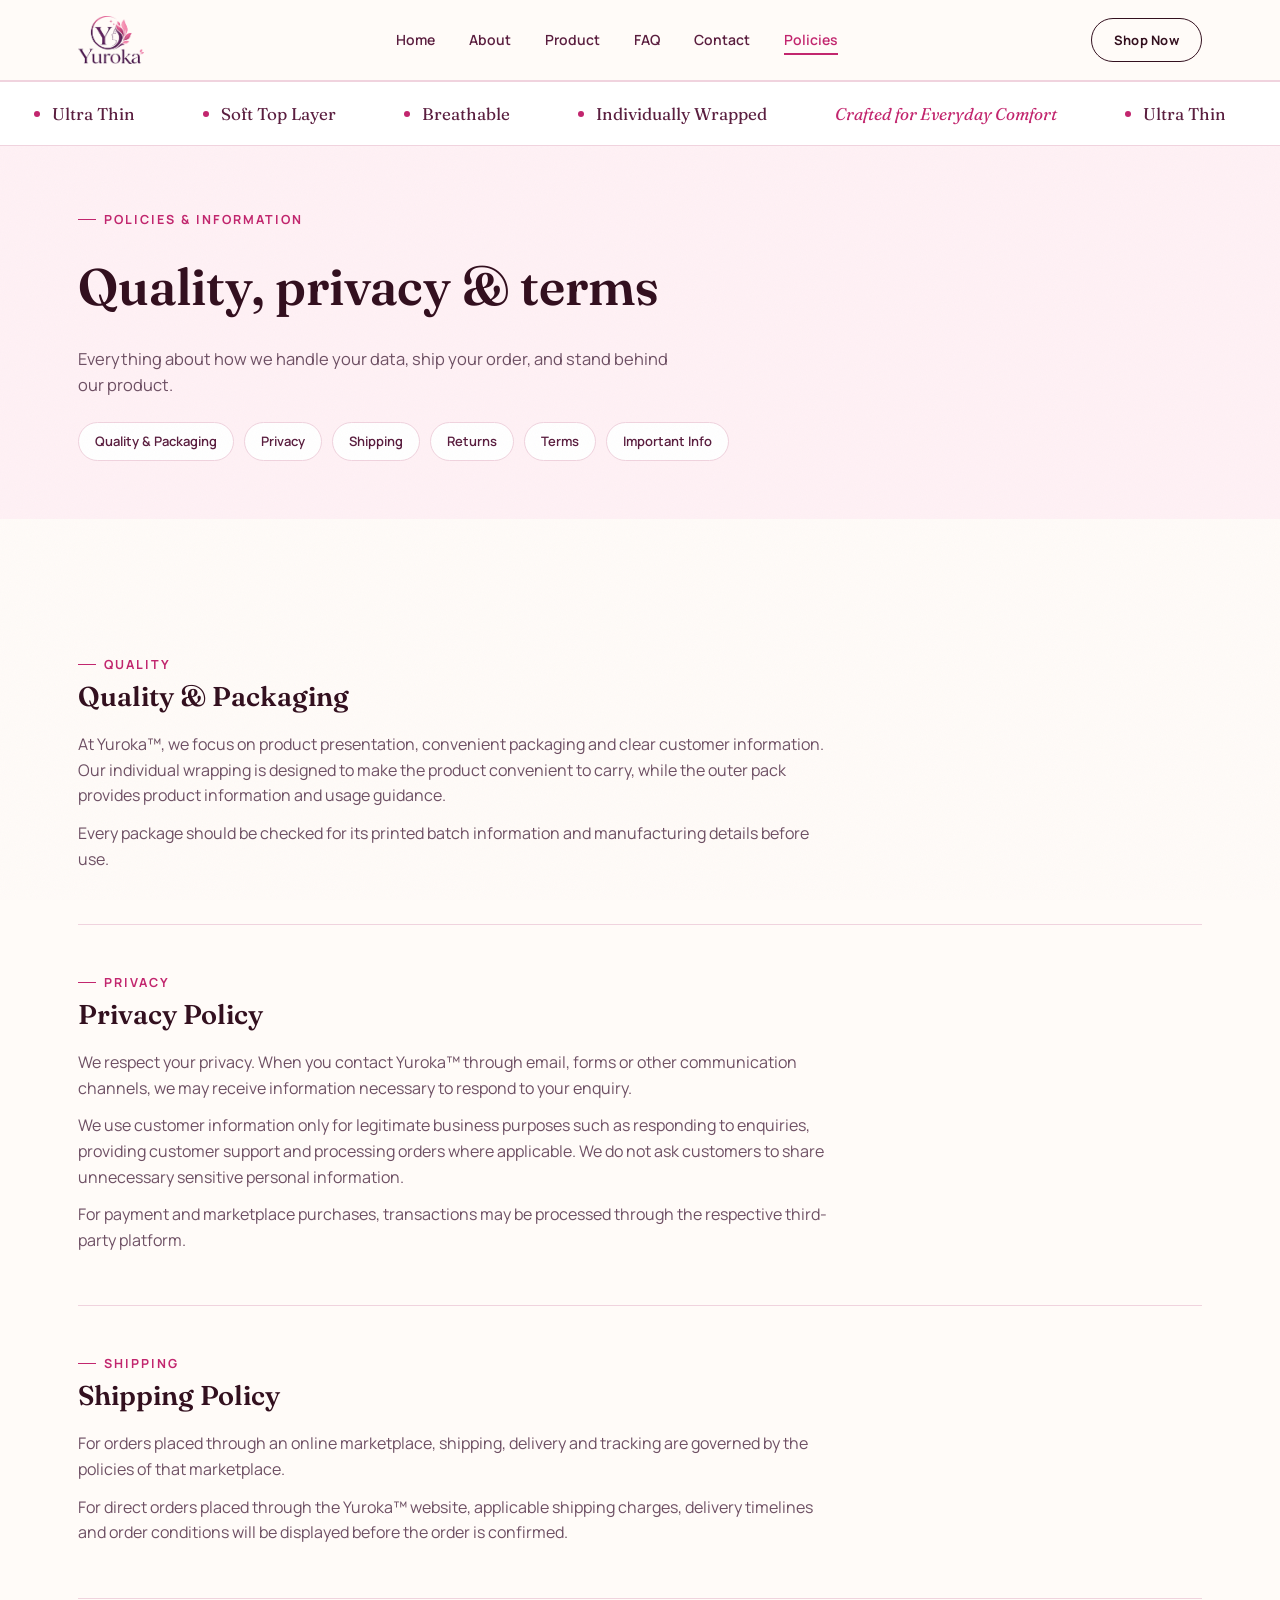
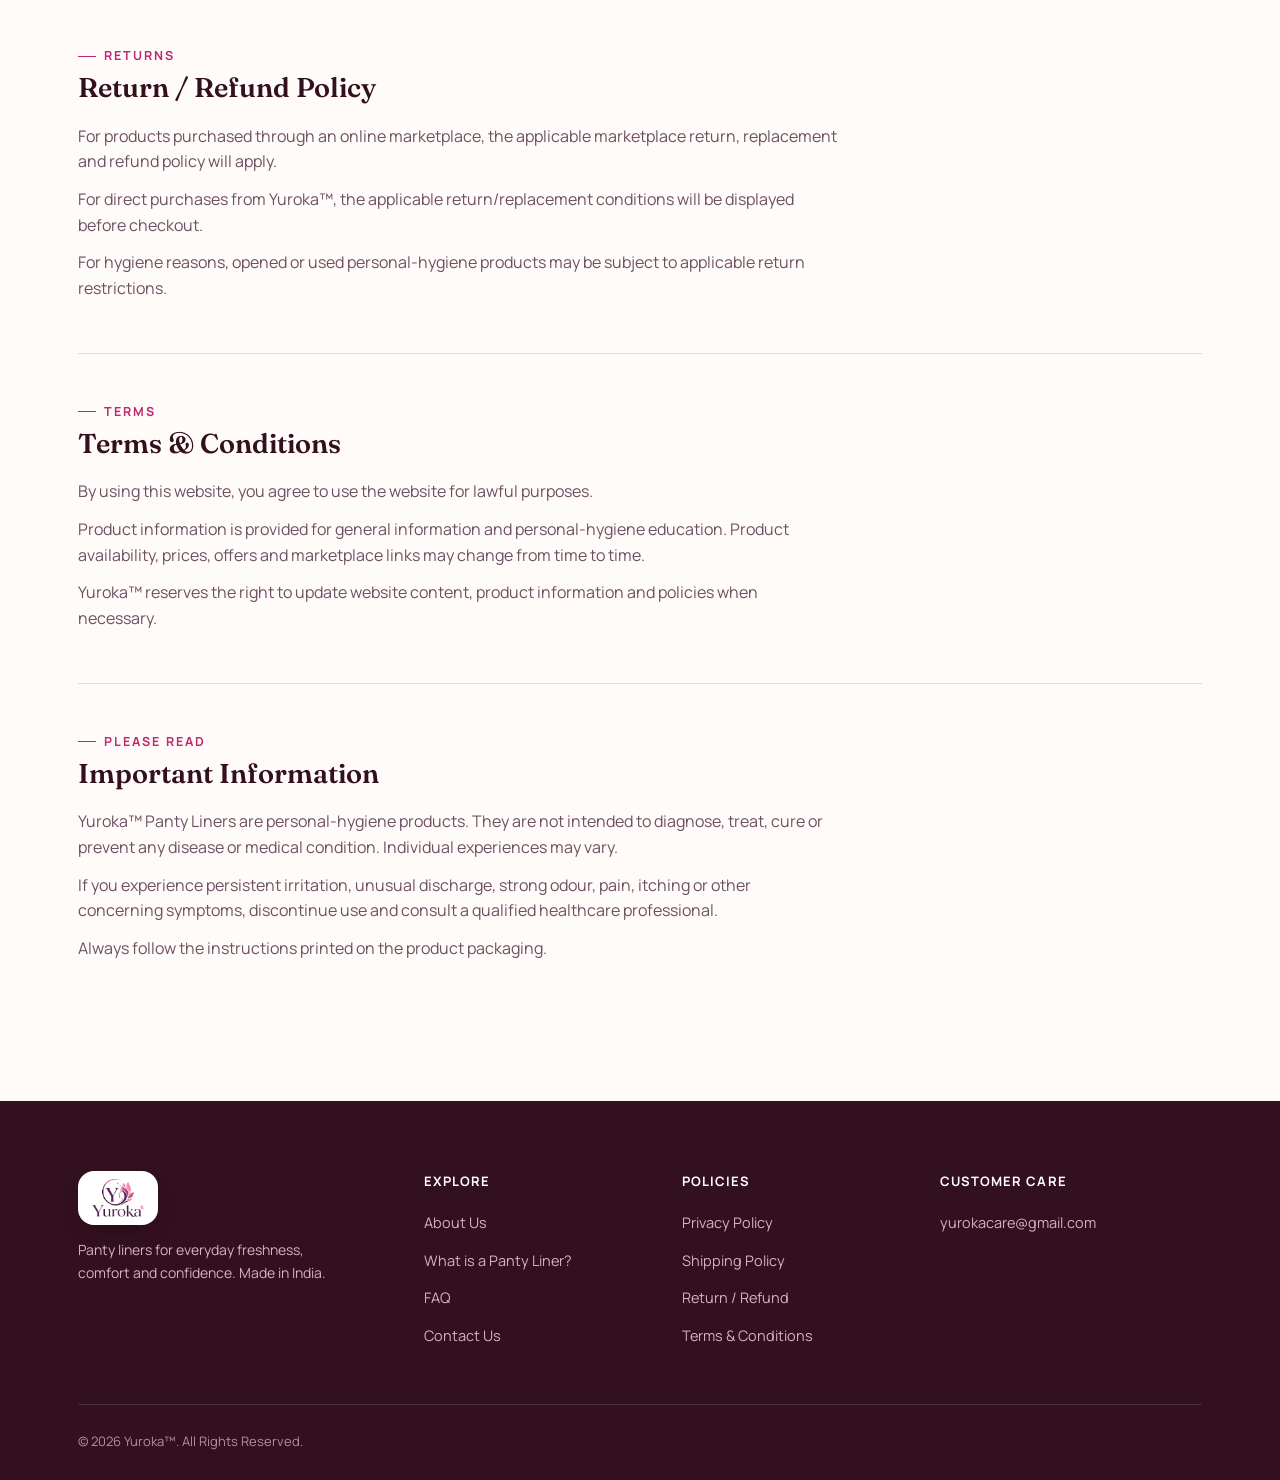
<file: policies.html>
<!DOCTYPE html>
<html lang="en">
<head>
<meta charset="UTF-8">
<meta name="viewport" content="width=device-width, initial-scale=1.0">
<title>Yuroka — Policies</title>
<meta name="description" content="Yuroka privacy policy, shipping policy, return and refund policy, terms and conditions, and important product information.">
<link rel="icon" href="data:image/svg+xml,<svg xmlns=%22http://www.w3.org/2000/svg%22 viewBox=%220 0 40 40%22><circle cx=%2220%22 cy=%2220%22 r=%2217%22 fill=%22%23C2266E%22/><path d=%22M20 11 L20 24 M14 11 L20 18 L26 11%22 stroke=%22white%22 stroke-width=%222.6%22 fill=%22none%22 stroke-linecap=%22round%22 stroke-linejoin=%22round%22/></svg>">
<link rel="stylesheet" href="assets/style.css">
<style>
  .policy-block{padding:40px 0;border-bottom:1px solid var(--line);}
  .policy-block:last-child{border-bottom:none;}
  .policy-block h2{font-size:1.7rem;margin-bottom:14px;}
  .policy-block p{color:var(--ink-soft);margin-bottom:12px;max-width:760px;}
  .policy-nav{display:flex;gap:10px;flex-wrap:wrap;margin-bottom:10px;}
</style>
<script type="text/javascript">
    (function(c,l,a,r,i,t,y){
        c[a]=c[a]||function(){(c[a].q=c[a].q||[]).push(arguments)};
        t=l.createElement(r);t.async=1;t.src="https://www.clarity.ms/tag/"+i;
        y=l.getElementsByTagName(r)[0];y.parentNode.insertBefore(t,y);
    })(window, document, "clarity", "script", "y91uqc7262");
</script>
</head>
<body>
<div class="grain"></div>

<header class="site-header">
  <nav class="nav">
    <a href="index.html" class="brand">
      <img src="assets/img/logo.png" alt="Yuroka" class="brand-logo">
    </a>
    <ul class="nav-links">
      <li><a href="index.html">Home</a></li>
      <li><a href="about.html">About</a></li>
      <li><a href="product.html">Product</a></li>
      <li><a href="faq.html">FAQ</a></li>
      <li><a href="contact.html">Contact</a></li>
      <li><a href="policies.html" class="active">Policies</a></li>
    </ul>
    <div class="nav-cta">
      <a href="product.html#buy" class="btn btn-outline btn-sm">Shop Now</a>
      <button class="nav-toggle" aria-label="Menu"><span></span></button>
    </div>
  </nav>
</header>

<div class="marquee">
  <div class="marquee-track">
    <span class="marquee-item"><span class="dot"></span>Ultra Thin</span>
    <span class="marquee-item"><span class="dot"></span>Soft Top Layer</span>
    <span class="marquee-item"><span class="dot"></span>Breathable</span>
    <span class="marquee-item"><span class="dot"></span>Individually Wrapped</span>
    <span class="marquee-item"><em>Crafted for Everyday Comfort</em></span>
    <span class="marquee-item"><span class="dot"></span>Ultra Thin</span>
    <span class="marquee-item"><span class="dot"></span>Soft Top Layer</span>
    <span class="marquee-item"><span class="dot"></span>Breathable</span>
    <span class="marquee-item"><span class="dot"></span>Individually Wrapped</span>
    <span class="marquee-item"><em>Crafted for Everyday Comfort</em></span>
  </div>
</div>

<main>

  <section class="page-hero bg-blush">
    <div class="container reveal in">
      <span class="eyebrow">Policies &amp; Information</span>
      <h1 class="split-reveal">Quality, privacy &amp; terms</h1>
      <p>Everything about how we handle your data, ship your order, and stand behind our product.</p>
      <div class="policy-nav" style="margin-top:24px;">
        <a href="#quality" class="pill">Quality &amp; Packaging</a>
        <a href="#privacy" class="pill">Privacy</a>
        <a href="#shipping" class="pill">Shipping</a>
        <a href="#returns" class="pill">Returns</a>
        <a href="#terms" class="pill">Terms</a>
        <a href="#important" class="pill">Important Info</a>
      </div>
    </div>
  </section>

  <section class="section-pad">
    <div class="container">

      <div id="quality" class="policy-block reveal">
        <span class="eyebrow">Quality</span>
        <h2>Quality &amp; Packaging</h2>
        <p>At Yuroka™, we focus on product presentation, convenient packaging and clear customer information. Our individual wrapping is designed to make the product convenient to carry, while the outer pack provides product information and usage guidance.</p>
        <p>Every package should be checked for its printed batch information and manufacturing details before use.</p>
      </div>

      <div id="privacy" class="policy-block reveal">
        <span class="eyebrow">Privacy</span>
        <h2>Privacy Policy</h2>
        <p>We respect your privacy. When you contact Yuroka™ through email, forms or other communication channels, we may receive information necessary to respond to your enquiry.</p>
        <p>We use customer information only for legitimate business purposes such as responding to enquiries, providing customer support and processing orders where applicable. We do not ask customers to share unnecessary sensitive personal information.</p>
        <p>For payment and marketplace purchases, transactions may be processed through the respective third-party platform.</p>
      </div>

      <div id="shipping" class="policy-block reveal">
        <span class="eyebrow">Shipping</span>
        <h2>Shipping Policy</h2>
        <p>For orders placed through an online marketplace, shipping, delivery and tracking are governed by the policies of that marketplace.</p>
        <p>For direct orders placed through the Yuroka™ website, applicable shipping charges, delivery timelines and order conditions will be displayed before the order is confirmed.</p>
      </div>

      <div id="returns" class="policy-block reveal">
        <span class="eyebrow">Returns</span>
        <h2>Return / Refund Policy</h2>
        <p>For products purchased through an online marketplace, the applicable marketplace return, replacement and refund policy will apply.</p>
        <p>For direct purchases from Yuroka™, the applicable return/replacement conditions will be displayed before checkout.</p>
        <p>For hygiene reasons, opened or used personal-hygiene products may be subject to applicable return restrictions.</p>
      </div>

      <div id="terms" class="policy-block reveal">
        <span class="eyebrow">Terms</span>
        <h2>Terms &amp; Conditions</h2>
        <p>By using this website, you agree to use the website for lawful purposes.</p>
        <p>Product information is provided for general information and personal-hygiene education. Product availability, prices, offers and marketplace links may change from time to time.</p>
        <p>Yuroka™ reserves the right to update website content, product information and policies when necessary.</p>
      </div>

      <div id="important" class="policy-block reveal">
        <span class="eyebrow">Please Read</span>
        <h2>Important Information</h2>
        <p>Yuroka™ Panty Liners are personal-hygiene products. They are not intended to diagnose, treat, cure or prevent any disease or medical condition. Individual experiences may vary.</p>
        <p>If you experience persistent irritation, unusual discharge, strong odour, pain, itching or other concerning symptoms, discontinue use and consult a qualified healthcare professional.</p>
        <p>Always follow the instructions printed on the product packaging.</p>
      </div>

    </div>
  </section>

</main>

<footer class="site-footer">
  <div class="container">
    <div class="footer-grid">
      <div>
        <div class="footer-brand">
          <span class="footer-logo-badge"><img src="assets/img/logo.png" alt="Yuroka" class="brand-logo"></span>
        </div>
        <p class="footer-tag">Panty liners for everyday freshness, comfort and confidence. Made in India.</p>
      </div>
      <div class="footer-col">
        <h4>Explore</h4>
        <ul>
          <li><a href="about.html">About Us</a></li>
          <li><a href="product.html">What is a Panty Liner?</a></li>
          <li><a href="faq.html">FAQ</a></li>
          <li><a href="contact.html">Contact Us</a></li>
        </ul>
      </div>
      <div class="footer-col">
        <h4>Policies</h4>
        <ul>
          <li><a href="policies.html#privacy">Privacy Policy</a></li>
          <li><a href="policies.html#shipping">Shipping Policy</a></li>
          <li><a href="policies.html#returns">Return / Refund</a></li>
          <li><a href="policies.html#terms">Terms &amp; Conditions</a></li>
        </ul>
      </div>
      <div class="footer-col">
        <h4>Customer Care</h4>
        <ul>
          <li><a href="mailto:yurokacare@gmail.com">yurokacare@gmail.com</a></li>
        </ul>      </div>
    </div>
    <div class="footer-bottom">
      <span>© 2026 Yuroka™. All Rights Reserved.</span>
    </div>
  </div>
</footer>

<script src="assets/script.js"></script>
</body>
</html>
</file>
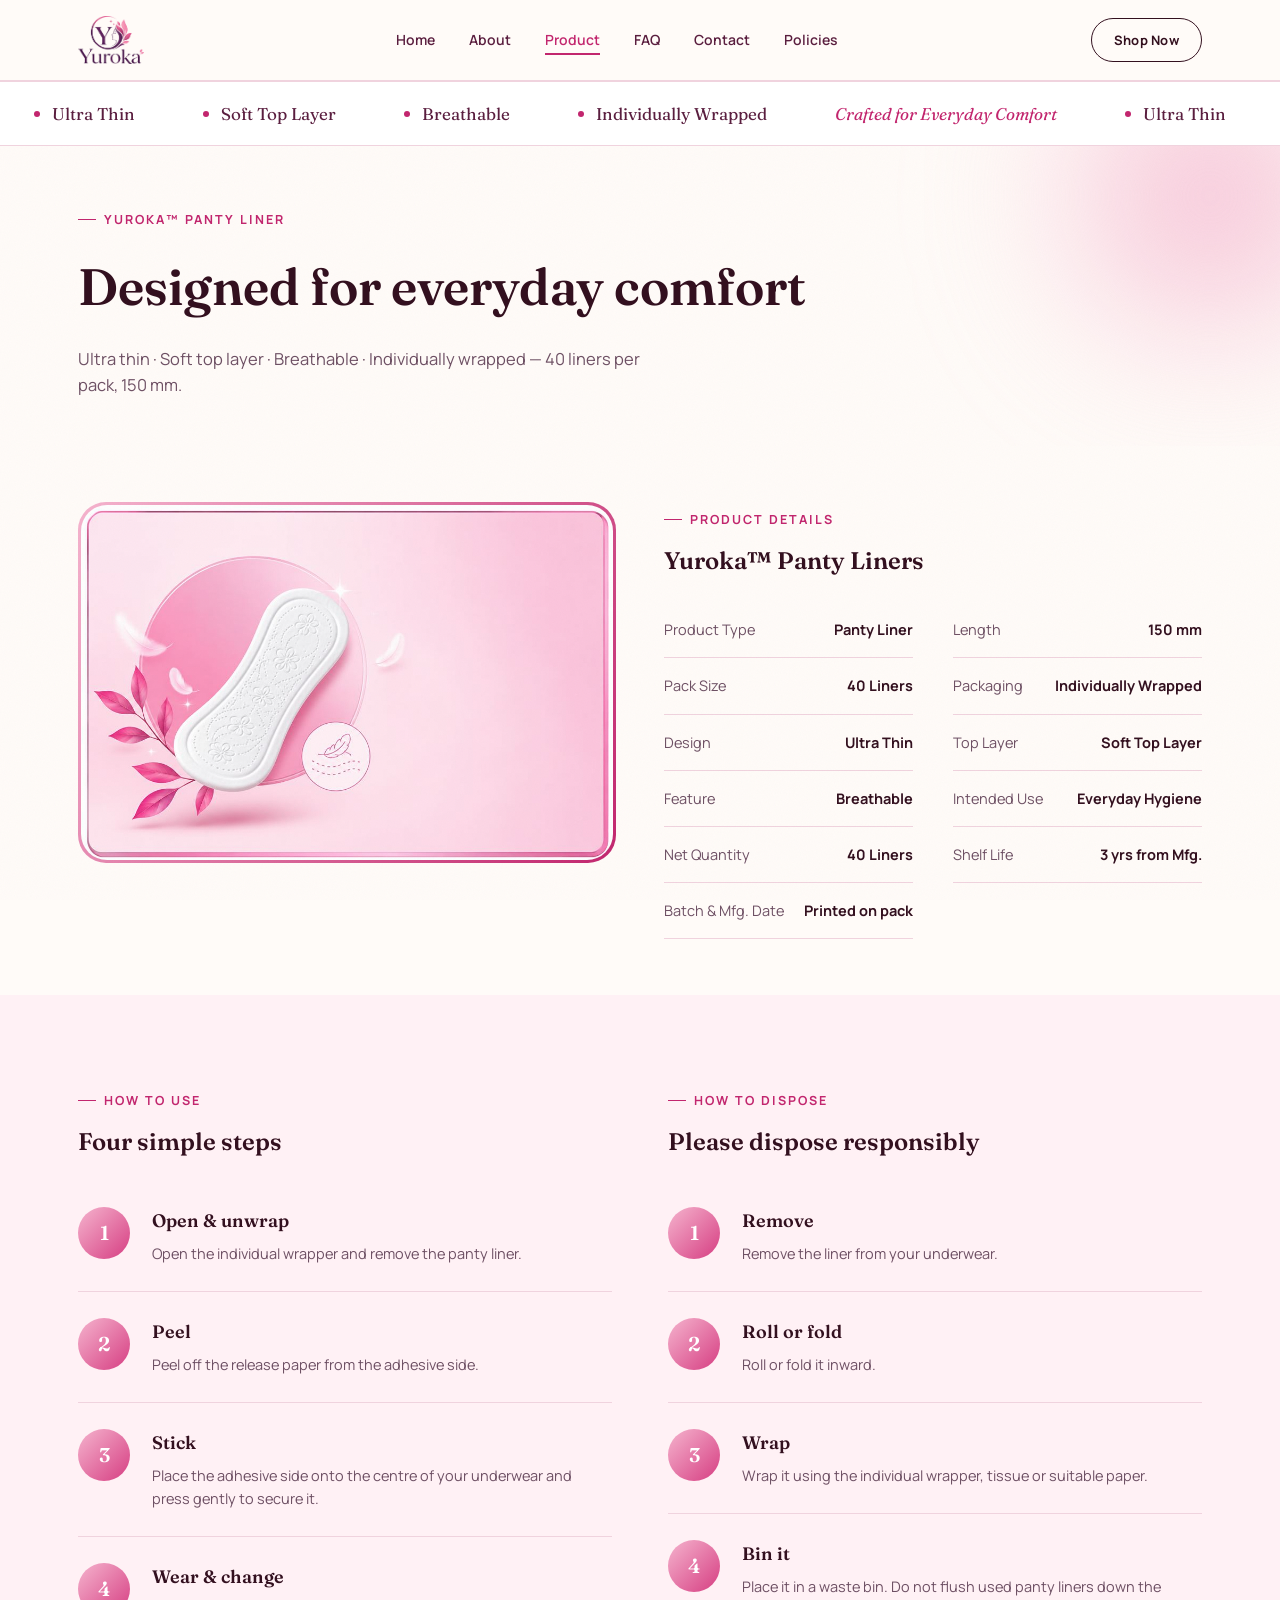
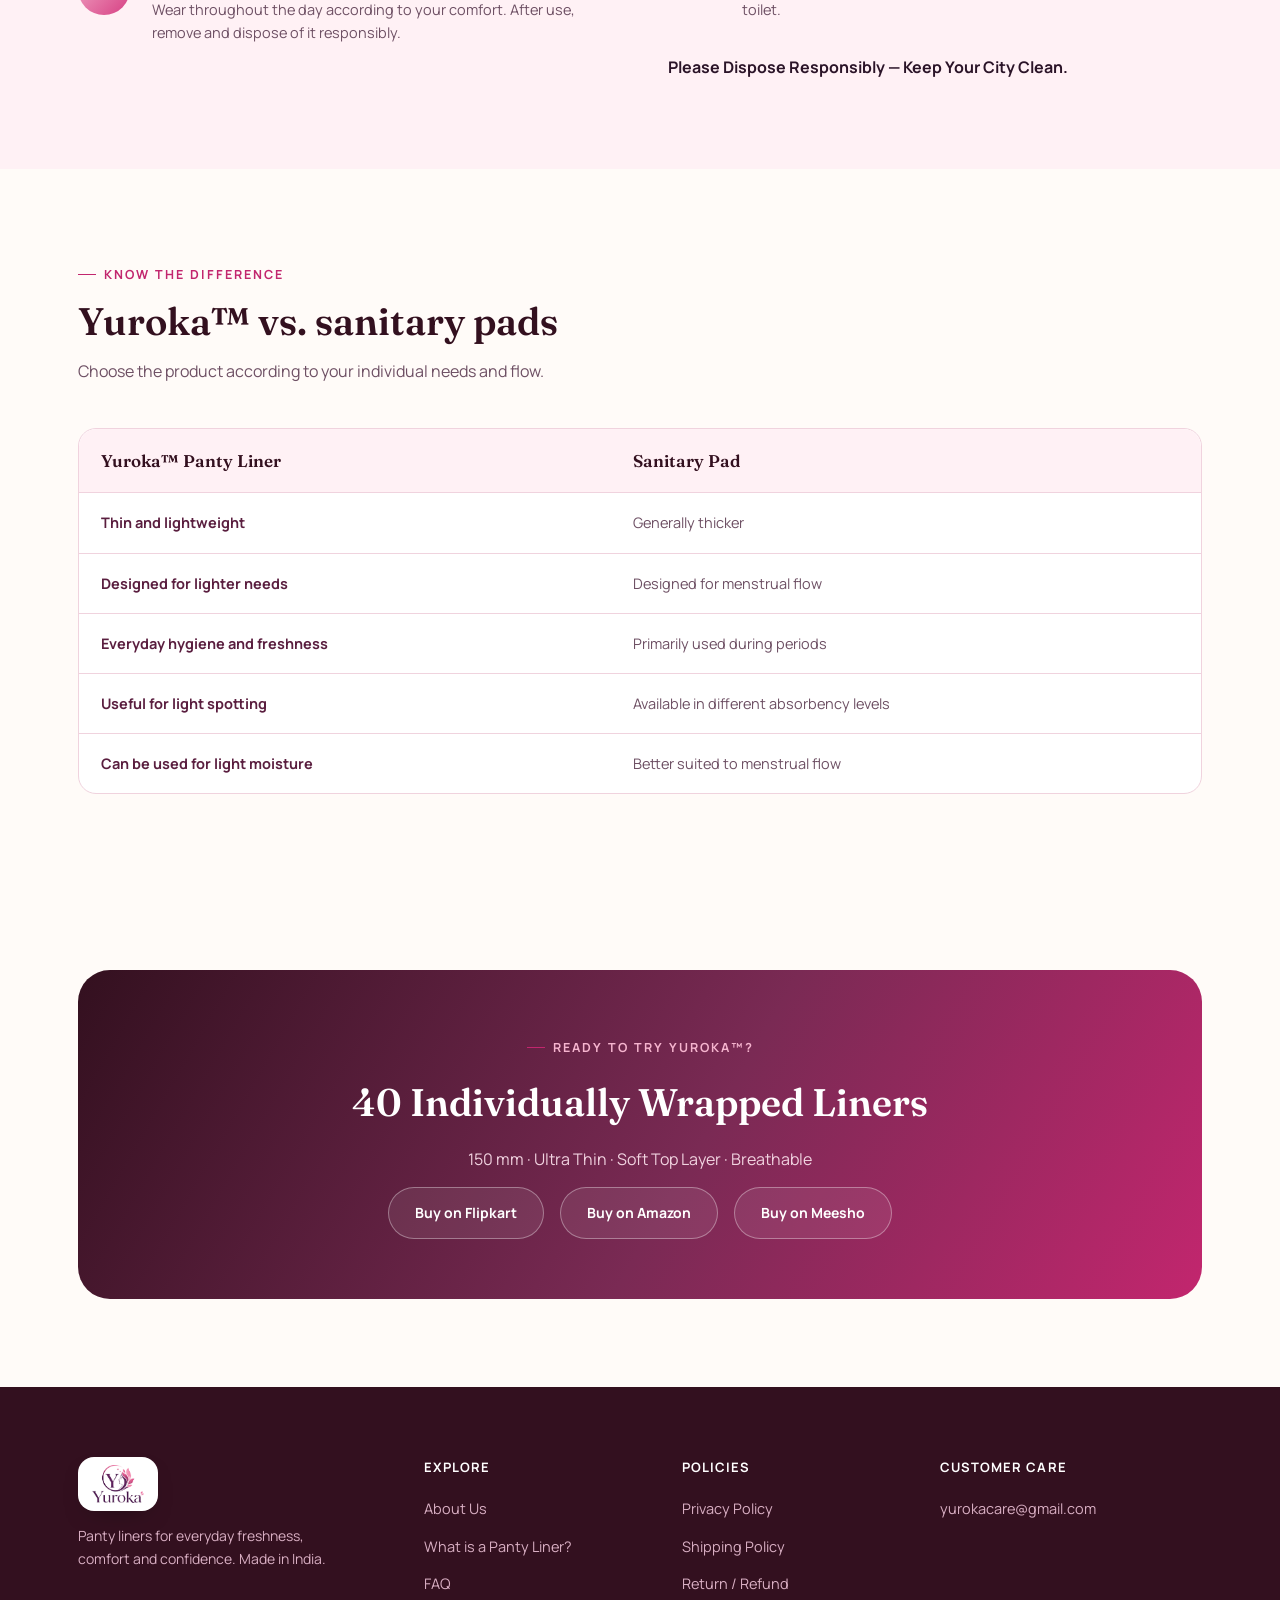
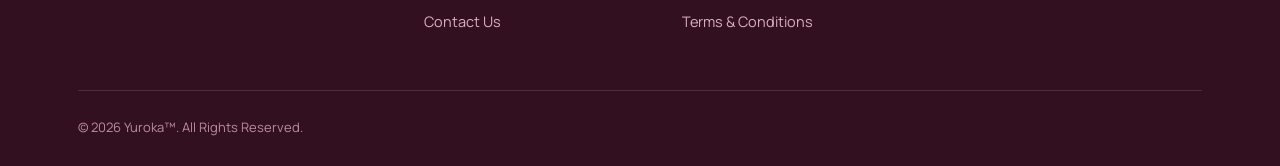
<file: product.html>
<!DOCTYPE html>
<html lang="en">
<head>
<meta charset="UTF-8">
<meta name="viewport" content="width=device-width, initial-scale=1.0">
<title>Yuroka Panty Liner — Product Details</title>
<meta name="description" content="Yuroka Panty Liner product details, how to use, how to dispose, and where to buy — Flipkart, Amazon, Meesho and more.">
<link rel="icon" href="data:image/svg+xml,<svg xmlns=%22http://www.w3.org/2000/svg%22 viewBox=%220 0 40 40%22><circle cx=%2220%22 cy=%2220%22 r=%2217%22 fill=%22%23C2266E%22/><path d=%22M20 11 L20 24 M14 11 L20 18 L26 11%22 stroke=%22white%22 stroke-width=%222.6%22 fill=%22none%22 stroke-linecap=%22round%22 stroke-linejoin=%22round%22/></svg>">
<link rel="stylesheet" href="assets/style.css">
<script type="text/javascript">
    (function(c,l,a,r,i,t,y){
        c[a]=c[a]||function(){(c[a].q=c[a].q||[]).push(arguments)};
        t=l.createElement(r);t.async=1;t.src="https://www.clarity.ms/tag/"+i;
        y=l.getElementsByTagName(r)[0];y.parentNode.insertBefore(t,y);
    })(window, document, "clarity", "script", "y91uqc7262");
</script>
</head>
<body>
<div class="grain"></div>

<header class="site-header">
  <nav class="nav">
    <a href="index.html" class="brand">
      <img src="assets/img/logo.png" alt="Yuroka" class="brand-logo">
    </a>
    <ul class="nav-links">
      <li><a href="index.html">Home</a></li>
      <li><a href="about.html">About</a></li>
      <li><a href="product.html" class="active">Product</a></li>
      <li><a href="faq.html">FAQ</a></li>
      <li><a href="contact.html">Contact</a></li>
      <li><a href="policies.html">Policies</a></li>
    </ul>
    <div class="nav-cta">
      <a href="#buy" class="btn btn-outline btn-sm">Shop Now</a>
      <button class="nav-toggle" aria-label="Menu"><span></span></button>
    </div>
  </nav>
</header>

<div class="marquee">
  <div class="marquee-track">
    <span class="marquee-item"><span class="dot"></span>Ultra Thin</span>
    <span class="marquee-item"><span class="dot"></span>Soft Top Layer</span>
    <span class="marquee-item"><span class="dot"></span>Breathable</span>
    <span class="marquee-item"><span class="dot"></span>Individually Wrapped</span>
    <span class="marquee-item"><em>Crafted for Everyday Comfort</em></span>
    <span class="marquee-item"><span class="dot"></span>Ultra Thin</span>
    <span class="marquee-item"><span class="dot"></span>Soft Top Layer</span>
    <span class="marquee-item"><span class="dot"></span>Breathable</span>
    <span class="marquee-item"><span class="dot"></span>Individually Wrapped</span>
    <span class="marquee-item"><em>Crafted for Everyday Comfort</em></span>
  </div>
</div>

<main>

  <section class="page-hero">
    <div class="orb" style="width:380px;height:380px;top:-140px;right:-120px;background:radial-gradient(circle,#F5B4CE,transparent 70%);"></div>
    <div class="container reveal in">
      <span class="eyebrow">Yuroka™ Panty Liner</span>
      <h1 class="split-reveal">Designed for everyday comfort</h1>
      <p>Ultra thin · Soft top layer · Breathable · Individually wrapped — 40 liners per pack, 150 mm.</p>
    </div>
  </section>

  <!-- SPECS -->
  <section class="section-pad-sm">
    <div class="container">
      <div class="grid grid-2" style="gap:48px;align-items:start;">
        <div class="reveal frame-glow">
          <img src="assets/img/product-image.jpg" alt="Yuroka Panty Liner" style="width:100%;">
        </div>
        <div class="reveal">
          <span class="eyebrow">Product Details</span>
          <h2 style="margin-top:12px;">Yuroka™ Panty Liners</h2>
          <div class="spec-list" style="margin-top:22px;">
            <div class="spec-row"><span>Product Type</span><span>Panty Liner</span></div>
            <div class="spec-row"><span>Length</span><span>150 mm</span></div>
            <div class="spec-row"><span>Pack Size</span><span>40 Liners</span></div>
            <div class="spec-row"><span>Packaging</span><span>Individually Wrapped</span></div>
            <div class="spec-row"><span>Design</span><span>Ultra Thin</span></div>
            <div class="spec-row"><span>Top Layer</span><span>Soft Top Layer</span></div>
            <div class="spec-row"><span>Feature</span><span>Breathable</span></div>
            <div class="spec-row"><span>Intended Use</span><span>Everyday Hygiene</span></div>
            <div class="spec-row"><span>Net Quantity</span><span>40 Liners</span></div>
            <div class="spec-row"><span>Shelf Life</span><span>3 yrs from Mfg.</span></div>
            <div class="spec-row"><span>Batch &amp; Mfg. Date</span><span>Printed on pack</span></div>
          </div>
        </div>
      </div>
    </div>
  </section>

  <!-- HOW TO USE -->
  <section class="section-pad bg-blush">
    <div class="container">
      <div class="grid grid-2" style="gap:56px;">
        <div class="reveal">
          <span class="eyebrow">How to Use</span>
          <h2 style="margin-top:12px;">Four simple steps</h2>
          <div class="steps" style="margin-top:20px;">
            <div class="step"><div class="step-num">1</div><div><h3>Open &amp; unwrap</h3><p>Open the individual wrapper and remove the panty liner.</p></div></div>
            <div class="step"><div class="step-num">2</div><div><h3>Peel</h3><p>Peel off the release paper from the adhesive side.</p></div></div>
            <div class="step"><div class="step-num">3</div><div><h3>Stick</h3><p>Place the adhesive side onto the centre of your underwear and press gently to secure it.</p></div></div>
            <div class="step"><div class="step-num">4</div><div><h3>Wear &amp; change</h3><p>Wear throughout the day according to your comfort. After use, remove and dispose of it responsibly.</p></div></div>
          </div>
        </div>
        <div class="reveal">
          <span class="eyebrow">How to Dispose</span>
          <h2 style="margin-top:12px;">Please dispose responsibly</h2>
          <div class="steps" style="margin-top:20px;">
            <div class="step"><div class="step-num">1</div><div><h3>Remove</h3><p>Remove the liner from your underwear.</p></div></div>
            <div class="step"><div class="step-num">2</div><div><h3>Roll or fold</h3><p>Roll or fold it inward.</p></div></div>
            <div class="step"><div class="step-num">3</div><div><h3>Wrap</h3><p>Wrap it using the individual wrapper, tissue or suitable paper.</p></div></div>
            <div class="step"><div class="step-num">4</div><div><h3>Bin it</h3><p>Place it in a waste bin. Do not flush used panty liners down the toilet.</p></div></div>
          </div>
          <div class="note" style="margin-top:8px;font-weight:700;">Please Dispose Responsibly — Keep Your City Clean.</div>
        </div>
      </div>
    </div>
  </section>

  <!-- COMPARISON -->
  <section class="section-pad">
    <div class="container">
      <div class="section-head reveal">
        <span class="eyebrow">Know the Difference</span>
        <h2>Yuroka™ vs. sanitary pads</h2>
        <p>Choose the product according to your individual needs and flow.</p>
      </div>
      <div class="compare-wrap reveal">
        <table class="compare">
          <thead><tr><th>Yuroka™ Panty Liner</th><th>Sanitary Pad</th></tr></thead>
          <tbody>
            <tr><td>Thin and lightweight</td><td>Generally thicker</td></tr>
            <tr><td>Designed for lighter needs</td><td>Designed for menstrual flow</td></tr>
            <tr><td>Everyday hygiene and freshness</td><td>Primarily used during periods</td></tr>
            <tr><td>Useful for light spotting</td><td>Available in different absorbency levels</td></tr>
            <tr><td>Can be used for light moisture</td><td>Better suited to menstrual flow</td></tr>
          </tbody>
        </table>
      </div>
    </div>
  </section>


  <!-- BUY -->
  <section id="buy" class="section-pad">
    <div class="container">
      <div class="cta-banner reveal">
        <span class="eyebrow" style="color:#F5B4CE;justify-content:center;">Ready to Try Yuroka™?</span>
        <h2 style="margin-top:14px;">40 Individually Wrapped Liners</h2>
        <p>150 mm · Ultra Thin · Soft Top Layer · Breathable</p>
        <div class="market-grid">
          <a href="#" class="market-btn">Buy on Flipkart</a>
          <a href="#" class="market-btn">Buy on Amazon</a>
          <a href="#" class="market-btn">Buy on Meesho</a>
        </div>
      </div>
    </div>
  </section>

</main>

<footer class="site-footer">
  <div class="container">
    <div class="footer-grid">
      <div>
        <div class="footer-brand">
          <span class="footer-logo-badge"><img src="assets/img/logo.png" alt="Yuroka" class="brand-logo"></span>
        </div>
        <p class="footer-tag">Panty liners for everyday freshness, comfort and confidence. Made in India.</p>
      </div>
      <div class="footer-col">
        <h4>Explore</h4>
        <ul>
          <li><a href="about.html">About Us</a></li>
          <li><a href="product.html">What is a Panty Liner?</a></li>
          <li><a href="faq.html">FAQ</a></li>
          <li><a href="contact.html">Contact Us</a></li>
        </ul>
      </div>
      <div class="footer-col">
        <h4>Policies</h4>
        <ul>
          <li><a href="policies.html#privacy">Privacy Policy</a></li>
          <li><a href="policies.html#shipping">Shipping Policy</a></li>
          <li><a href="policies.html#returns">Return / Refund</a></li>
          <li><a href="policies.html#terms">Terms &amp; Conditions</a></li>
        </ul>
      </div>
      <div class="footer-col">
        <h4>Customer Care</h4>
        <ul>
          <li><a href="mailto:yurokacare@gmail.com">yurokacare@gmail.com</a></li>
        </ul>      </div>
    </div>
    <div class="footer-bottom">
      <span>© 2026 Yuroka™. All Rights Reserved.</span>
    </div>
  </div>
</footer>

<script src="assets/script.js"></script>
</body>
</html>
</file>
<file: assets/style.css>
/* =========================================================
   YUROKA — design tokens
   Signature motif: the crescent moon + profile + leaves from
   the logo, reused as a scroll-revealed line-drawing that
   "blooms" as the page loads / is scrolled.
   ========================================================= */

@import url('https://fonts.googleapis.com/css2?family=Fraunces:ital,opsz,wght@0,9..144,300;0,9..144,400;0,9..144,500;0,9..144,600;0,9..144,700;1,9..144,400;1,9..144,500&family=Manrope:wght@400;500;600;700;800&display=swap');

:root{
  /* palette */
  --plum-950:#33101F;
  --plum-800:#5A1E3F;
  --plum-700:#7A2A54;
  --magenta-600:#C2266E;
  --magenta-500:#D63E82;
  --pink-400:#EC8FB4;
  --pink-300:#F5B4CE;
  --blush-100:#FFF1F5;
  --cream-50:#FFFBF8;
  --gold-300:#E9C6D2;
  --ink:#2B1428;
  --ink-soft:#6E5064;
  --line:#F0D3DE;
  --white:#ffffff;

  --font-display:'Fraunces', Georgia, serif;
  --font-body:'Manrope', system-ui, sans-serif;

  --shadow-soft:0 20px 50px -25px rgba(90,30,63,0.35);
  --shadow-card:0 12px 30px -18px rgba(90,30,63,0.28);

  --radius-lg:28px;
  --radius-md:18px;
  --radius-sm:10px;
}

*,*::before,*::after{box-sizing:border-box;}
html{scroll-behavior:smooth;}
body{
  margin:0;
  background:var(--cream-50);
  color:var(--ink);
  font-family:var(--font-body);
  font-size:16px;
  line-height:1.6;
  -webkit-font-smoothing:antialiased;
  overflow-x:hidden;
}
img,svg{max-width:100%;display:block;}
a{color:inherit;text-decoration:none;}
ul{margin:0;padding:0;list-style:none;}
h1,h2,h3,h4{font-family:var(--font-display);color:var(--plum-950);margin:0;font-weight:600;}
p{margin:0;}
.container{
  width:100%;
  max-width:1180px;
  margin:0 auto;
  padding:0 28px;
}
section{position:relative;}

@media (prefers-reduced-motion: reduce){
  html{scroll-behavior:auto;}
  *{animation-duration:0.001ms !important; animation-iteration-count:1 !important; transition-duration:0.001ms !important; scroll-behavior:auto !important;}
}

/* ---------- utility ---------- */
.eyebrow{
  display:inline-flex;
  align-items:center;
  gap:8px;
  font-family:var(--font-body);
  font-weight:700;
  font-size:12.5px;
  letter-spacing:0.16em;
  text-transform:uppercase;
  color:var(--magenta-600);
}
.eyebrow::before{
  content:"";
  width:18px;height:1px;
  background:var(--magenta-600);
  display:inline-block;
}
.italic{font-style:italic;font-weight:400;color:var(--magenta-600);}
.center{text-align:center;}
.mx-auto{margin-left:auto;margin-right:auto;}

.btn{
  display:inline-flex;
  align-items:center;
  justify-content:center;
  gap:10px;
  padding:15px 30px;
  border-radius:100px;
  font-family:var(--font-body);
  font-weight:700;
  font-size:14.5px;
  letter-spacing:0.02em;
  cursor:pointer;
  border:1px solid transparent;
  transition:transform .35s cubic-bezier(.22,1,.36,1), box-shadow .35s ease, background .35s ease, color .35s ease;
  white-space:nowrap;
}
.btn-primary{
  background:linear-gradient(135deg,var(--magenta-600),var(--plum-700));
  color:var(--white);
  box-shadow:var(--shadow-soft);
}
.btn-primary:hover{transform:translateY(-3px);box-shadow:0 26px 40px -20px rgba(194,38,110,0.55);}
.btn-outline{
  background:transparent;
  border-color:var(--plum-950);
  color:var(--plum-950);
}
.btn-outline:hover{background:var(--plum-950);color:var(--white);transform:translateY(-3px);}
.btn-ghost{
  background:var(--white);
  color:var(--plum-950);
  border-color:var(--line);
}
.btn-ghost:hover{border-color:var(--magenta-600);color:var(--magenta-600);transform:translateY(-2px);}
.btn-sm{padding:11px 22px;font-size:13px;}

.pill{
  display:inline-flex;
  align-items:center;
  gap:8px;
  padding:8px 16px;
  border-radius:100px;
  background:var(--white);
  border:1px solid var(--line);
  font-size:13px;
  font-weight:600;
  color:var(--plum-800);
}

/* ---------- reveal-on-scroll ---------- */
.reveal{
  opacity:0;
  transform:translateY(28px);
  transition:opacity .9s cubic-bezier(.22,1,.36,1), transform .9s cubic-bezier(.22,1,.36,1);
}
.reveal.in{opacity:1;transform:translateY(0);}
.reveal-stagger > *{transition-delay:calc(var(--i,0) * 90ms);}

/* ---------- nav ---------- */
.site-header{
  position:sticky;
  top:0;
  z-index:100;
  background:rgba(255,251,248,0.97);
  border-bottom:1px solid var(--line);
}
.nav{
  display:flex;
  align-items:center;
  justify-content:space-between;
  padding:16px 28px;
  max-width:1180px;
  margin:0 auto;
}
.brand{
  display:flex;
  align-items:center;
  gap:10px;
  font-family:var(--font-display);
  font-weight:700;
  font-size:22px;
  color:var(--plum-950);
}
.brand .brand-mark{width:34px;height:34px;}
.brand sup{font-size:10px;font-weight:600;top:-0.9em;}
.brand-logo{height:48px;width:auto;display:block;}
.nav-logo-badge{
  background:#fff;
  padding:6px 12px;
  border-radius:14px;
  display:inline-flex;
  align-items:center;
  border:1px solid var(--line);
}
.nav-logo-badge .brand-logo{height:40px;}
.footer-logo-badge{
  background:#fff;
  padding:8px 14px;
  border-radius:16px;
  display:inline-flex;
  align-items:center;
  box-shadow:0 10px 24px -14px rgba(0,0,0,.5);
}
.footer-logo-badge .brand-logo{height:38px;}
.nav-links{
  display:flex;
  align-items:center;
  gap:34px;
}
.nav-links a{
  font-size:14px;
  font-weight:600;
  color:var(--plum-800);
  position:relative;
  padding:4px 0;
}
.nav-links a::after{
  content:"";
  position:absolute;left:0;bottom:-2px;
  width:0;height:2px;
  background:var(--magenta-600);
  transition:width .3s ease;
}
.nav-links a:hover::after,
.nav-links a.active::after{width:100%;}
.nav-links a.active{color:var(--magenta-600);}
.nav-cta{display:flex;align-items:center;gap:14px;}
.nav-toggle{
  display:none;
  width:42px;height:42px;
  border-radius:50%;
  border:1px solid var(--line);
  background:var(--white);
  align-items:center;
  justify-content:center;
  cursor:pointer;
}
.nav-toggle span, .nav-toggle span::before, .nav-toggle span::after{
  content:"";
  display:block;
  width:18px;height:2px;
  background:var(--plum-950);
  position:relative;
  transition:transform .3s ease, opacity .3s ease;
}
.nav-toggle span::before{position:absolute;top:-6px;}
.nav-toggle span::after{position:absolute;top:6px;}

@media (max-width: 880px){
  .nav-links{
    position:fixed;
    top:var(--header-h, 76px);
    left:0;
    right:0;
    bottom:0;
    z-index:99;
    flex-direction:column;
    align-items:flex-start;
    background:var(--cream-50);
    padding:36px 28px;
    gap:6px;
    transform:translateY(-16px);
    opacity:0;
    visibility:hidden;
    pointer-events:none;
    transition:opacity .3s ease, transform .3s ease, visibility 0s linear .3s;
    box-shadow:0 24px 40px -24px rgba(90,30,63,0.35);
    overflow-y:auto;
  }
  .nav-links.open{
    opacity:1;
    transform:translateY(0);
    visibility:visible;
    pointer-events:auto;
    transition:opacity .3s ease, transform .3s ease;
  }
  .nav-links li{width:100%;}
  .nav-links a{
    display:block;
    width:100%;
    padding:14px 4px;
    font-size:17px;
    border-bottom:1px solid var(--line);
  }
  .nav-cta .btn-outline{display:none;}
  .nav-toggle{display:flex;position:relative;z-index:101;}
  .nav-toggle span{transition:background .2s ease .1s;}
  .nav-toggle span::before,.nav-toggle span::after{transition:transform .3s ease, top .3s ease;}
  .nav-toggle.active span{background:transparent;}
  .nav-toggle.active span::before{top:0;transform:rotate(45deg);}
  .nav-toggle.active span::after{top:0;transform:rotate(-45deg);}
  body.nav-open{overflow:hidden;}
}

/* ---------- hero ---------- */
.hero{
  padding:64px 0 40px;
  position:relative;
  overflow:hidden;
}
.hero-banner{
  padding:110px 0 130px;
  background-image:url('img/hero-banner.jpg');
  background-size:cover;
  background-position:center right;
  background-repeat:no-repeat;
}
.hero-grid-solo{
  grid-template-columns:1fr;
}
.hero-grid-solo > div{max-width:600px;}
@media (max-width:980px){
  .hero-banner{
    background-position:center 78%;
    padding:64px 0 380px;
  }
}
@media (max-width:620px){
  .hero-banner{
    padding:40px 0 220px;
    background-position:center 88%;
  }
  .hero-banner .stat-row{margin-top:22px !important;gap:28px;}
  .hero-banner .hero-badges{margin-top:22px;}
  .hero-banner .hero-sub{margin-top:14px;}
  .hero-banner .hero-actions{margin-top:22px;}
}
.hero-bg-blob{
  position:absolute;
  border-radius:50%;
  filter:blur(60px);
  opacity:.55;
  z-index:0;
}
.hero-grid{
  position:relative;
  z-index:2;
  display:grid;
  grid-template-columns:1.05fr 0.95fr;
  align-items:center;
  gap:40px;
}
.hero h1{
  font-size:clamp(2.6rem,4.6vw,4.1rem);
  line-height:1.06;
  letter-spacing:-0.01em;
}
.hero-sub{
  margin-top:22px;
  max-width:480px;
  font-size:17px;
  color:var(--ink-soft);
}
.hero-actions{
  margin-top:34px;
  display:flex;
  gap:16px;
  flex-wrap:wrap;
}
.hero-badges{
  margin-top:38px;
  display:flex;
  gap:26px;
  flex-wrap:wrap;
}
.hero-badge{display:flex;align-items:center;gap:9px;font-size:13px;font-weight:700;color:var(--plum-800);}
.hero-badge svg{width:20px;height:20px;color:var(--magenta-600);}

.hero-art{position:relative;display:flex;align-items:center;justify-content:center;}
.hero-art svg{width:100%;max-width:460px;}
.leaf-sway{transform-origin:bottom center;animation:sway 6s ease-in-out infinite;}
.leaf-sway.d2{animation-delay:.6s;}
.leaf-sway.d3{animation-delay:1.2s;}
.leaf-sway.d4{animation-delay:.3s;}
@keyframes sway{
  0%,100%{transform:rotate(-2.2deg);}
  50%{transform:rotate(2.4deg);}
}
.sparkle{animation:twinkle 2.6s ease-in-out infinite;}
.sparkle.d2{animation-delay:1s;}
@keyframes twinkle{
  0%,100%{opacity:.25;transform:scale(.85);}
  50%{opacity:1;transform:scale(1.1);}
}
.moon-draw{
  stroke-dasharray:600;
  stroke-dashoffset:600;
  animation:draw 2.4s cubic-bezier(.22,1,.36,1) forwards .3s;
}
@keyframes draw{to{stroke-dashoffset:0;}}

/* ---------- section headings ---------- */
.section-head{max-width:640px;margin-bottom:44px;}
.section-head h2{font-size:clamp(1.9rem,3vw,2.6rem);margin-top:14px;line-height:1.15;}
.section-head p{margin-top:16px;color:var(--ink-soft);font-size:16px;}
.section-pad{padding:88px 0;}
.section-pad-sm{padding:56px 0;}

.bg-blush{background:var(--blush-100);}
.bg-plum{background:radial-gradient(120% 120% at 20% 0%,#4A1A3B 0%,var(--plum-950) 60%);color:var(--white);}
.bg-plum h2, .bg-plum h3{color:var(--white);}
.bg-plum .ink-soft{color:#E7C9D6;}

.divider-leaf{display:flex;align-items:center;justify-content:center;margin:0 auto 18px;width:40px;}

/* ---------- cards ---------- */
.grid{display:grid;gap:26px;}
.grid-4{grid-template-columns:repeat(4,1fr);}
.grid-3{grid-template-columns:repeat(3,1fr);}
.grid-2{grid-template-columns:repeat(2,1fr);}

.feature-card{
  position:relative;
  background:var(--white);
  border:1px solid var(--line);
  border-radius:var(--radius-md);
  padding:30px 26px;
  transition:transform .4s cubic-bezier(.22,1,.36,1), box-shadow .4s ease, border-color .4s ease;
}
.feature-card:hover{transform:translateY(-8px);box-shadow:var(--shadow-card);border-color:transparent;}
.feature-icon{
  width:50px;height:50px;
  border-radius:14px;
  background:linear-gradient(135deg,var(--pink-300),var(--magenta-500));
  display:flex;align-items:center;justify-content:center;
  margin-bottom:18px;
}
.feature-icon svg{width:24px;height:24px;color:var(--white);}
.feature-card h3{font-size:18px;margin-bottom:8px;}
.feature-card p{color:var(--ink-soft);font-size:14.5px;}

.use-card{
  position:relative;
  background:var(--white);
  border-radius:var(--radius-md);
  padding:28px;
  border:1px solid var(--line);
  height:100%;
  transition:transform .4s cubic-bezier(.22,1,.36,1), box-shadow .4s ease;
}
.use-card:hover{box-shadow:var(--shadow-card);}
.use-card .tag{
  display:inline-block;
  font-size:11.5px;
  font-weight:800;
  letter-spacing:.08em;
  text-transform:uppercase;
  color:var(--magenta-600);
  background:var(--blush-100);
  padding:6px 12px;
  border-radius:100px;
  margin-bottom:14px;
}
.use-card h3{font-size:19px;margin-bottom:10px;}
.use-card p{color:var(--ink-soft);font-size:14.5px;}
.use-card .note{
  margin-top:14px;
  padding:12px 14px;
  background:var(--blush-100);
  border-left:3px solid var(--magenta-600);
  border-radius:8px;
  font-size:13.5px;
  color:var(--plum-800);
}

/* ---------- steps ---------- */
.steps{counter-reset:step;}
.step{
  display:flex;
  gap:22px;
  padding:26px 0;
  border-bottom:1px solid var(--line);
}
.step:last-child{border-bottom:none;}
.step-num{
  flex:none;
  width:52px;height:52px;
  border-radius:50%;
  background:linear-gradient(135deg,var(--pink-300),var(--magenta-500));
  color:#fff;
  display:flex;align-items:center;justify-content:center;
  font-family:var(--font-display);
  font-weight:600;
  font-size:20px;
}
.step h3{font-size:18px;margin-bottom:6px;}
.step p{color:var(--ink-soft);font-size:14.5px;}

/* ---------- table (comparison) ---------- */
.compare-wrap{
  overflow-x:auto;
  border-radius:var(--radius-md);
  border:1px solid var(--line);
  background:var(--white);
}
table.compare{width:100%;border-collapse:collapse;min-width:560px;}
table.compare th, table.compare td{
  padding:18px 22px;
  text-align:left;
  font-size:14.5px;
  border-bottom:1px solid var(--line);
}
table.compare thead th{
  font-family:var(--font-display);
  font-size:17px;
  font-weight:600;
  color:var(--plum-950);
  background:var(--blush-100);
}
table.compare thead th:first-child{border-top-left-radius:var(--radius-md);}
table.compare thead th:last-child{border-top-right-radius:var(--radius-md);}
table.compare tbody tr:last-child td{border-bottom:none;}
table.compare td{color:var(--ink-soft);}
table.compare td:first-child{color:var(--plum-800);font-weight:700;}

/* ---------- product spec ---------- */
.spec-list{display:grid;grid-template-columns:1fr 1fr;column-gap:40px;row-gap:0;}
.spec-row{
  display:flex;
  justify-content:space-between;
  padding:16px 0;
  border-bottom:1px solid var(--line);
  font-size:14.5px;
}
.spec-row span:first-child{color:var(--ink-soft);}
.spec-row span:last-child{font-weight:700;color:var(--plum-950);}

/* ---------- FAQ accordion ---------- */
.accordion-item{
  border-bottom:1px solid var(--line);
}
.accordion-item:first-child{border-top:1px solid var(--line);}
.accordion-trigger{
  width:100%;
  display:flex;
  align-items:center;
  justify-content:space-between;
  gap:20px;
  padding:22px 4px;
  background:none;
  border:none;
  text-align:left;
  cursor:pointer;
  font-family:var(--font-display);
  font-size:17px;
  color:var(--plum-950);
}
.accordion-trigger .plus{
  flex:none;
  width:30px;height:30px;
  border-radius:50%;
  border:1px solid var(--line);
  display:flex;align-items:center;justify-content:center;
  position:relative;
  transition:transform .35s ease, background .35s ease;
}
.accordion-trigger .plus::before, .accordion-trigger .plus::after{
  content:"";
  position:absolute;
  background:var(--magenta-600);
  transition:transform .3s ease;
}
.accordion-trigger .plus::before{width:12px;height:2px;}
.accordion-trigger .plus::after{width:2px;height:12px;}
.accordion-item.open .plus{background:var(--magenta-600);border-color:var(--magenta-600);}
.accordion-item.open .plus::before,.accordion-item.open .plus::after{background:#fff;}
.accordion-item.open .plus::after{transform:scaleY(0);}
.accordion-panel{
  max-height:0;
  overflow:hidden;
  transition:max-height .45s cubic-bezier(.22,1,.36,1);
}
.accordion-panel-inner{padding:0 4px 24px;color:var(--ink-soft);font-size:15px;max-width:760px;}

/* ---------- CTA banners ---------- */
.cta-banner{
  border-radius:32px;
  padding:60px 50px;
  position:relative;
  overflow:hidden;
  background:linear-gradient(120deg,var(--plum-950),var(--plum-700) 55%,var(--magenta-600));
  color:#fff;
  text-align:center;
}
.cta-banner h2{color:#fff;font-size:clamp(1.8rem,3vw,2.5rem);}
.cta-banner p{color:#F1D3E0;margin-top:14px;max-width:520px;margin-inline:auto;}
.cta-banner .btn-row{margin-top:30px;display:flex;gap:16px;justify-content:center;flex-wrap:wrap;}

/* ---------- marketplace buttons ---------- */
.market-grid{display:flex;gap:16px;flex-wrap:wrap;justify-content:center;margin-top:14px;}
.market-btn{
  display:flex;align-items:center;gap:10px;
  padding:14px 26px;
  border-radius:100px;
  background:rgba(255,255,255,.08);
  border:1px solid rgba(255,255,255,.35);
  color:#fff;
  font-weight:700;
  font-size:14px;
  transition:background .3s ease, transform .3s ease;
}
.market-btn:hover{background:rgba(255,255,255,.18);transform:translateY(-3px);}

/* ---------- form ---------- */
.form-card{
  background:var(--white);
  border:1px solid var(--line);
  border-radius:var(--radius-lg);
  padding:40px;
}
.form-row{display:grid;grid-template-columns:1fr 1fr;gap:18px;}
.field{margin-bottom:18px;}
.field label{display:block;font-size:13px;font-weight:700;color:var(--plum-800);margin-bottom:8px;}
.field input, .field textarea{
  width:100%;
  padding:14px 16px;
  border-radius:12px;
  border:1px solid var(--line);
  background:var(--blush-100);
  font-family:var(--font-body);
  font-size:14.5px;
  color:var(--ink);
  transition:border-color .3s ease, background .3s ease;
}
.field input:focus, .field textarea:focus{
  outline:none;
  border-color:var(--magenta-600);
  background:#fff;
}
.field textarea{resize:vertical;min-height:120px;}

/* ---------- footer ---------- */
.site-footer{
  background:var(--plum-950);
  color:#EFD8E2;
  padding:70px 0 28px;
}
.footer-grid{
  display:grid;
  grid-template-columns:1.4fr 1fr 1fr 1.2fr;
  gap:40px;
  padding-bottom:44px;
  border-bottom:1px solid rgba(255,255,255,.12);
}
.footer-brand{display:flex;align-items:center;gap:10px;font-family:var(--font-display);color:#fff;font-size:22px;font-weight:700;}
.footer-brand svg{width:32px;height:32px;}
.footer-tag{margin-top:14px;color:#D9AFC3;font-size:14px;max-width:260px;}
.footer-col h4{color:#fff;font-size:13px;letter-spacing:.08em;text-transform:uppercase;margin-bottom:18px;font-family:var(--font-body);font-weight:700;}
.footer-col ul li{margin-bottom:12px;}
.footer-col a{color:#D9AFC3;font-size:14.5px;transition:color .3s ease;}
.footer-col a:hover{color:#fff;}
.footer-bottom{
  display:flex;justify-content:space-between;align-items:center;
  padding-top:26px;
  font-size:13px;
  color:#B98CA3;
  flex-wrap:wrap;
  gap:12px;
}
.footer-social{display:flex;gap:12px;}
.footer-social a{
  width:38px;height:38px;border-radius:50%;
  border:1px solid rgba(255,255,255,.2);
  display:flex;align-items:center;justify-content:center;
  transition:background .3s ease, border-color .3s ease;
}
.footer-social a:hover{background:rgba(255,255,255,.1);border-color:rgba(255,255,255,.4);}
.footer-social svg{width:16px;height:16px;color:#fff;}

/* ---------- page hero (inner pages) ---------- */
.page-hero{
  padding:56px 0 48px;
  position:relative;
  overflow:hidden;
}
.page-hero .eyebrow{margin-bottom:16px;}
.page-hero h1{font-size:clamp(2.2rem,4vw,3.2rem);max-width:760px;}
.page-hero p{margin-top:18px;max-width:600px;color:var(--ink-soft);font-size:16.5px;}

/* ---------- breadcrumb dots line ---------- */
/* =========================================================
   PREMIUM LAYER — cursor glow, drifting orbs, marquee, tilt,
   split-text reveal, wave dividers, foil buttons
   ========================================================= */

/* custom scrollbar */
::-webkit-scrollbar{width:11px;}
::-webkit-scrollbar-track{background:var(--cream-50);}
::-webkit-scrollbar-thumb{background:linear-gradient(var(--pink-300),var(--magenta-600));border-radius:10px;border:3px solid var(--cream-50);}
html{scrollbar-color:var(--magenta-500) var(--cream-50);}

/* cursor glow (desktop only) */
.cursor-glow{
  position:fixed;
  top:0;left:0;
  width:420px;height:420px;
  margin:-210px 0 0 -210px;
  border-radius:50%;
  pointer-events:none;
  z-index:2;
  background:radial-gradient(circle,rgba(194,38,110,0.14),rgba(194,38,110,0) 68%);
  transform:translate(-1000px,-1000px);
  transition:transform .12s linear, opacity .4s ease;
  opacity:0;
}
.cursor-glow.active{opacity:1;}
@media (hover:none), (pointer:coarse){ .cursor-glow{display:none;} }

/* drifting orbs (richer than static blur blob) */
.orb{
  position:absolute;
  border-radius:50%;
  filter:blur(70px);
  z-index:0;
  animation:orbDrift 14s ease-in-out infinite;
  pointer-events:none;
}
@keyframes orbDrift{
  0%,100%{transform:translate(0,0) scale(1);}
  33%{transform:translate(22px,-26px) scale(1.06);}
  66%{transform:translate(-18px,16px) scale(0.96);}
}

/* film-grain / noise overlay for texture depth */
.grain{
  position:fixed;inset:0;
  pointer-events:none;
  z-index:1;
  opacity:.035;
  mix-blend-mode:multiply;
  background-image:url("data:image/svg+xml,%3Csvg xmlns='http://www.w3.org/2000/svg' width='120' height='120'%3E%3Cfilter id='n'%3E%3CfeTurbulence type='fractalNoise' baseFrequency='0.85' numOctaves='2' stitchTiles='stitch'/%3E%3C/filter%3E%3Crect width='100%25' height='100%25' filter='url(%23n)'/%3E%3C/svg%3E");
}

/* marquee strip */
.marquee{
  overflow:hidden;
  border-top:1px solid var(--line);
  border-bottom:1px solid var(--line);
  background:var(--white);
  padding:18px 0;
  position:relative;
  z-index:2;
}
.marquee-track{
  display:flex;
  width:max-content;
  gap:0;
  animation:marqueeScroll 32s linear infinite;
}
.marquee:hover .marquee-track{animation-play-state:paused;}
@keyframes marqueeScroll{
  from{transform:translateX(0);}
  to{transform:translateX(-50%);}
}
.marquee-item{
  display:flex;align-items:center;gap:12px;
  padding:0 34px;
  font-family:var(--font-display);
  font-size:17px;
  color:var(--plum-800);
  white-space:nowrap;
}
.marquee-item .dot{width:6px;height:6px;border-radius:50%;background:var(--magenta-600);}
.marquee-item em{color:var(--magenta-600);font-style:italic;}

/* tilt-interactive cards */
.tilt{transform-style:preserve-3d;will-change:transform;}
.tilt-shine{
  position:absolute;inset:0;
  border-radius:inherit;
  background:linear-gradient(115deg,rgba(255,255,255,.5) 0%,rgba(255,255,255,0) 32%);
  opacity:0;
  transition:opacity .4s ease;
  pointer-events:none;
}
.tilt:hover .tilt-shine{opacity:1;}

/* split-text reveal */
.split-word{
  display:inline-block;
  overflow:hidden;
  vertical-align:top;
}
.split-word > span{
  display:inline-block;
  transform:translateY(115%);
  opacity:0;
  transition:transform .9s cubic-bezier(.16,1,.3,1), opacity .7s ease;
}
.split-ready .split-word > span{transform:translateY(0);opacity:1;}

/* magnetic / shine buttons */
.btn-primary{position:relative;overflow:hidden;}
.btn-primary::before{
  content:"";
  position:absolute;
  top:0;left:-60%;
  width:40%;height:100%;
  background:linear-gradient(115deg,transparent,rgba(255,255,255,.55),transparent);
  transform:skewX(-18deg);
  transition:left .7s ease;
}
.btn-primary:hover::before{left:120%;}

/* wave divider between sections */
.wave-divider{
  display:block;
  width:100%;
  line-height:0;
  position:relative;
  z-index:2;
}
.wave-divider svg{width:100%;height:64px;display:block;}

/* gold-foil eyebrow accent */
.eyebrow-gilt{
  background:linear-gradient(90deg,var(--magenta-600),var(--gold-300),var(--magenta-600));
  background-size:200% auto;
  -webkit-background-clip:text;
  background-clip:text;
  color:transparent;
  animation:giltShift 5s linear infinite;
}
@keyframes giltShift{to{background-position:200% center;}}

/* floating decorative petals in section backgrounds */
.petal{
  position:absolute;
  width:14px;height:20px;
  border-radius:70% 0 70% 0;
  background:linear-gradient(135deg,var(--pink-300),var(--magenta-500));
  opacity:.35;
  animation:petalFall 11s linear infinite;
  z-index:0;
}
@keyframes petalFall{
  0%{transform:translateY(-40px) rotate(0deg);opacity:0;}
  10%{opacity:.4;}
  90%{opacity:.3;}
  100%{transform:translateY(340px) rotate(220deg);opacity:0;}
}

/* stat counters */
.stat-row{display:flex;gap:52px;flex-wrap:wrap;}
.stat{display:flex;flex-direction:column;}
.stat .num{
  font-family:var(--font-display);
  font-size:clamp(2.1rem,3.4vw,3rem);
  font-weight:600;
  background:linear-gradient(120deg,var(--magenta-600),var(--plum-800));
  -webkit-background-clip:text;background-clip:text;color:transparent;
}
.stat .label{font-size:13px;font-weight:700;letter-spacing:.04em;text-transform:uppercase;color:var(--ink-soft);margin-top:6px;}

/* image frame with animated gradient border */
.frame-glow{
  position:relative;
  border-radius:28px;
  padding:3px;
  background:linear-gradient(120deg,var(--pink-300),var(--magenta-600),var(--plum-700),var(--pink-300));
  background-size:300% 300%;
  animation:giltShift 8s ease infinite;
}
.frame-glow > *{
  border-radius:26px;
  display:block;
}

@media (prefers-reduced-motion: reduce){
  .orb, .marquee-track, .petal, .eyebrow-gilt, .frame-glow{animation:none !important;}
  .split-word > span{transform:none;opacity:1;transition:none;}
  .cursor-glow{display:none;}
}

/* responsive */
@media (max-width: 980px){
  .hero-grid{grid-template-columns:1fr;}
  .hero-art{order:-1;max-width:340px;margin:0 auto;}
  .grid-4{grid-template-columns:repeat(2,1fr);}
  .grid-3{grid-template-columns:repeat(2,1fr);}
  .footer-grid{grid-template-columns:1fr 1fr;}
  .spec-list{grid-template-columns:1fr;}
}
@media (max-width: 620px){
  .grid-4, .grid-3, .grid-2{grid-template-columns:1fr;}
  .footer-grid{
    grid-template-columns:1fr 1fr;
    row-gap:32px;
  }
  .footer-grid > *:nth-child(1){grid-column:1 / 3;}
  .footer-grid > *:nth-child(2){grid-column:1 / 2;}
  .footer-grid > *:nth-child(3){grid-column:2 / 3;}
  .footer-grid > *:nth-child(4){grid-column:1 / 3;}
  .form-row{grid-template-columns:1fr;}
  .cta-banner{padding:44px 24px;}
  .nav{padding:14px 20px;}

  /* horizontal peek-a-next card slider */
  .card-slider{
    display:flex;
    grid-template-columns:none;
    overflow-x:auto;
    scroll-snap-type:x mandatory;
    gap:14px;
    margin:0 -28px;
    padding:4px 28px 18px;
    -webkit-overflow-scrolling:touch;
    scrollbar-width:none;
  }
  .card-slider::-webkit-scrollbar{display:none;}
  .card-slider > *{
    flex:0 0 80%;
    scroll-snap-align:start;
    scroll-snap-stop:always;
  }
}
</file>
